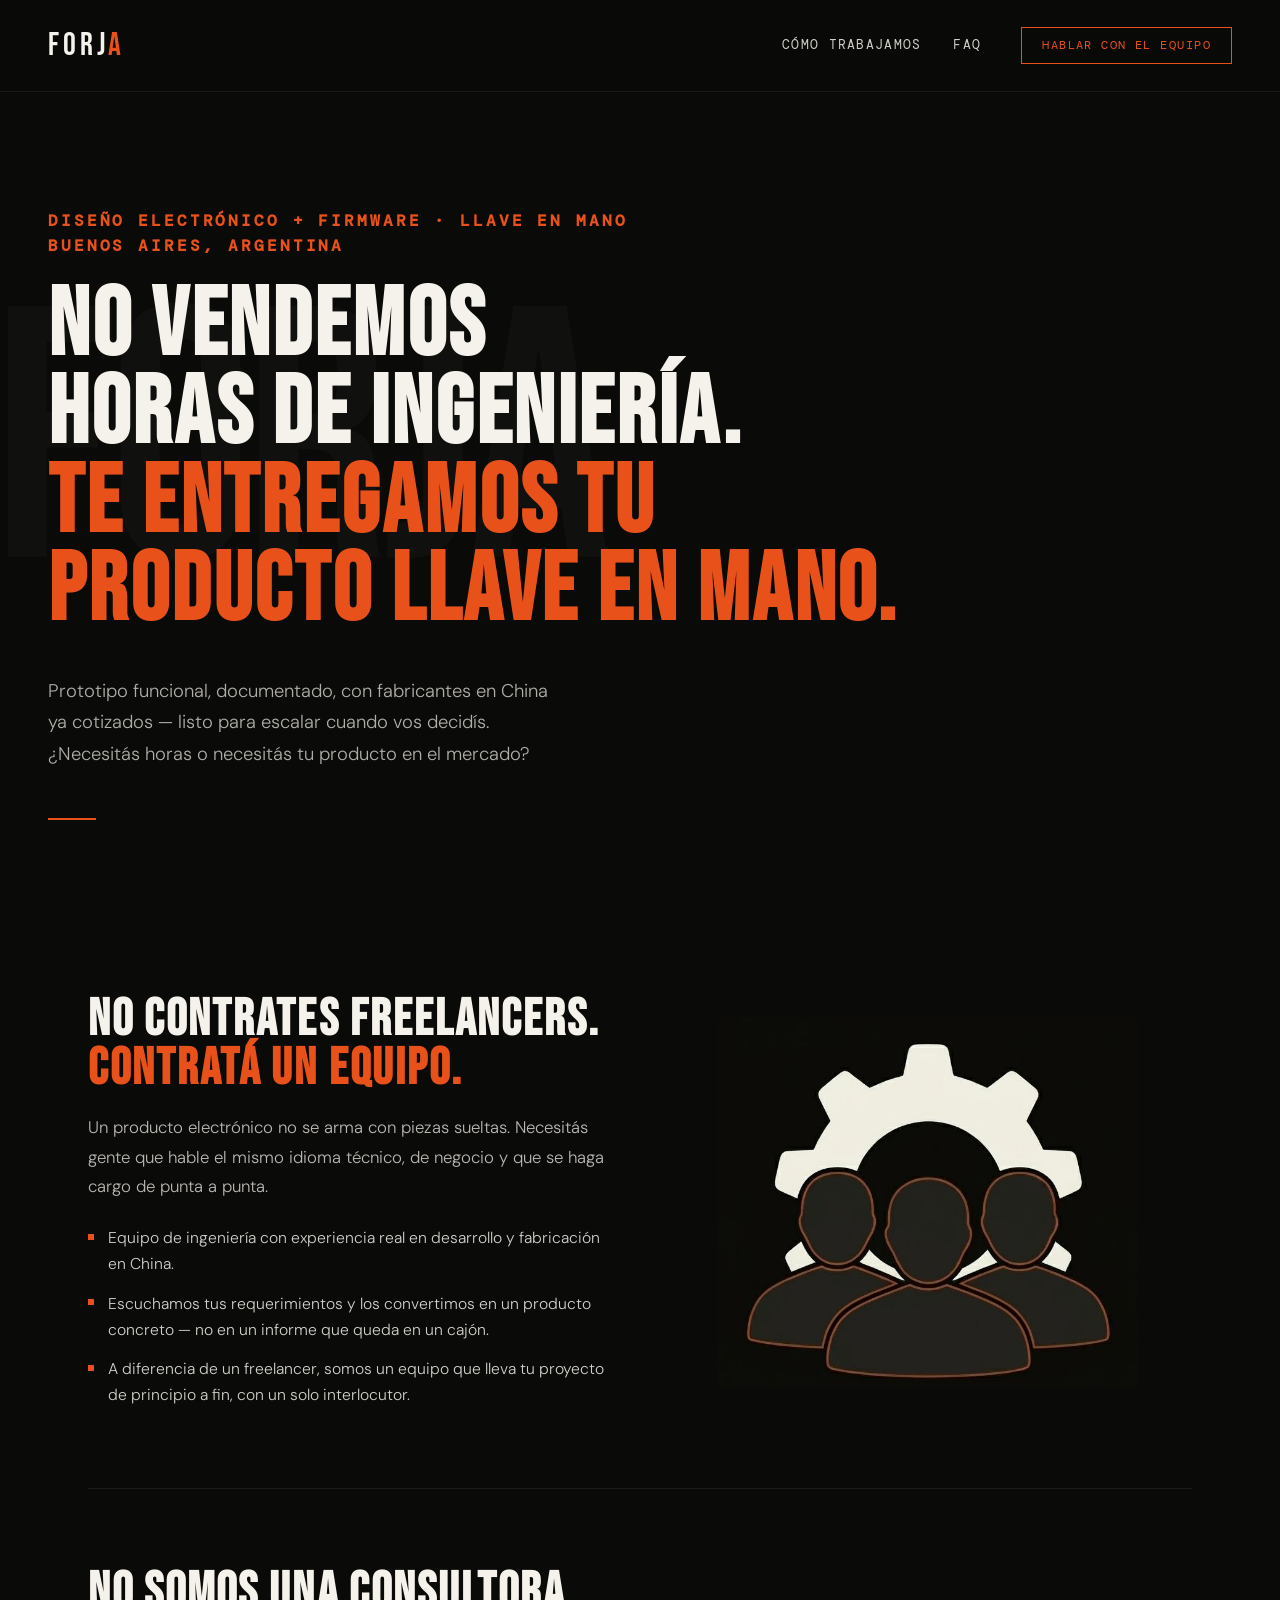
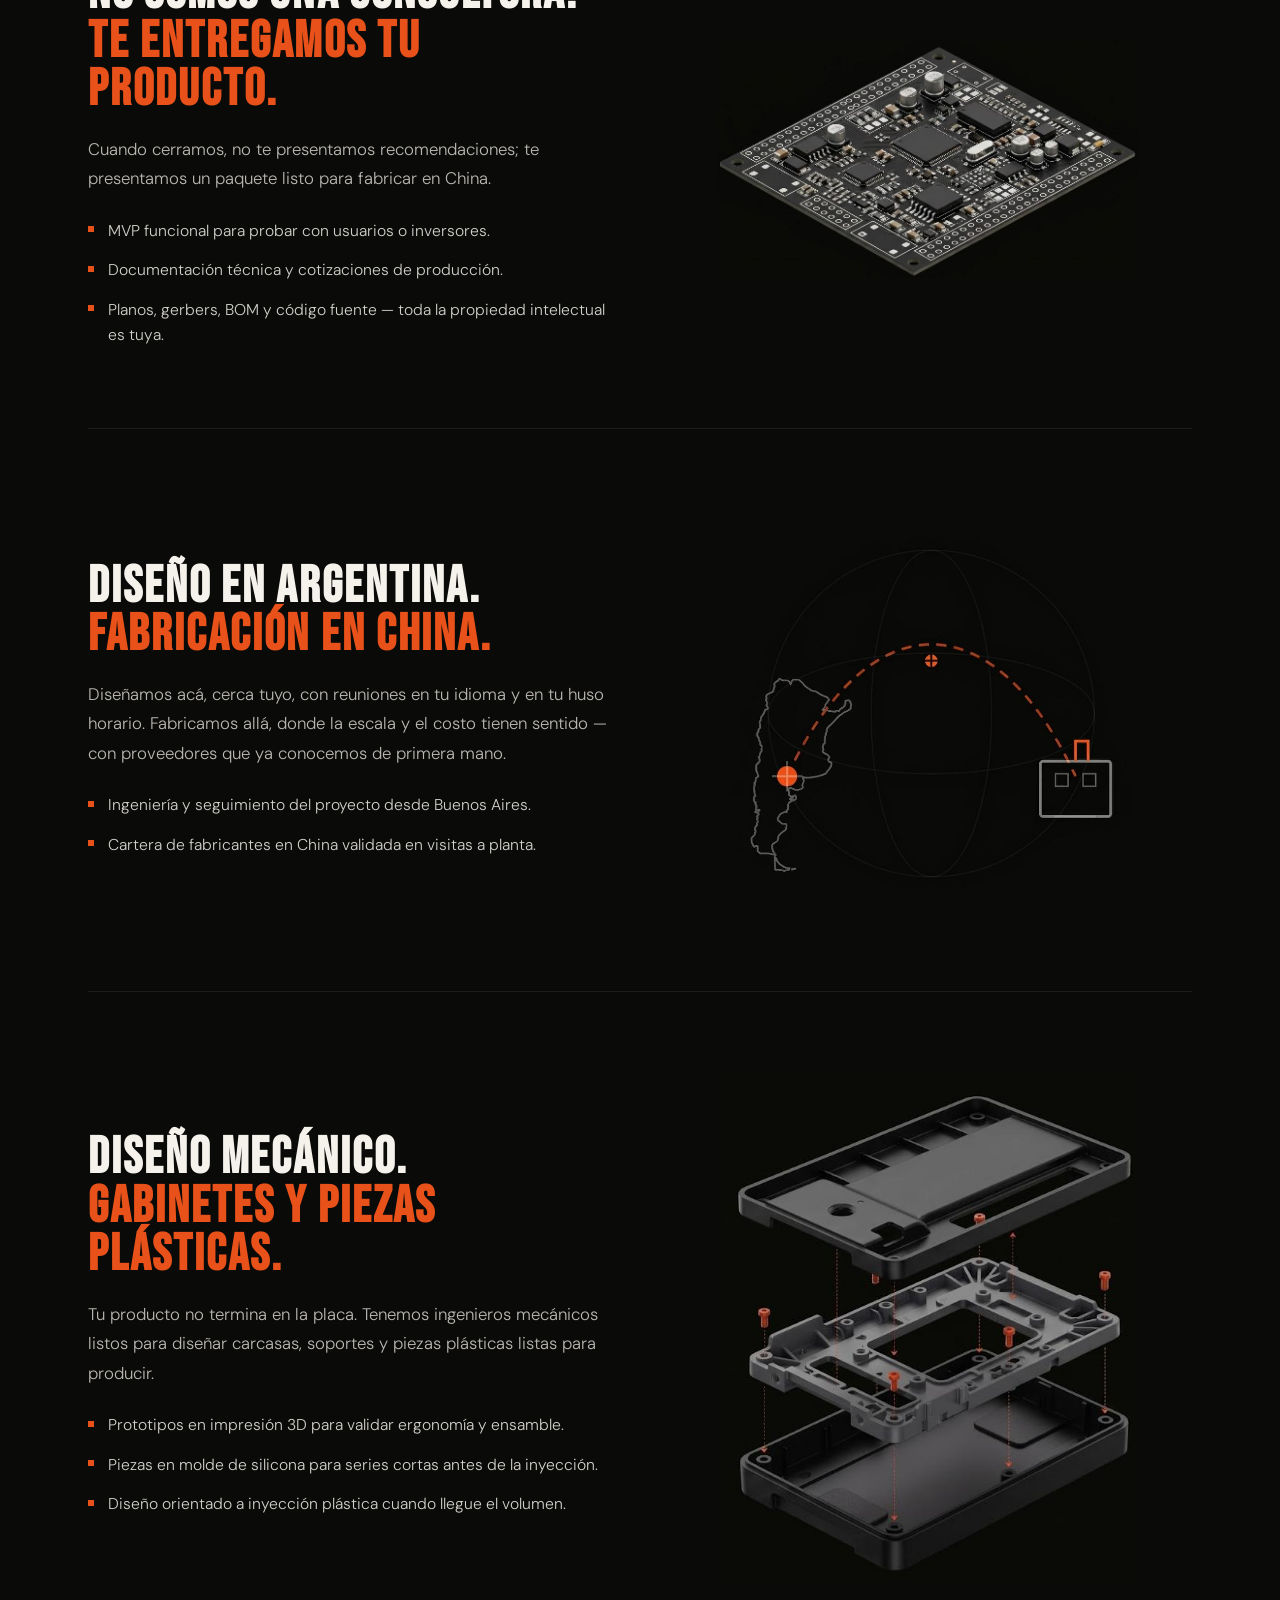
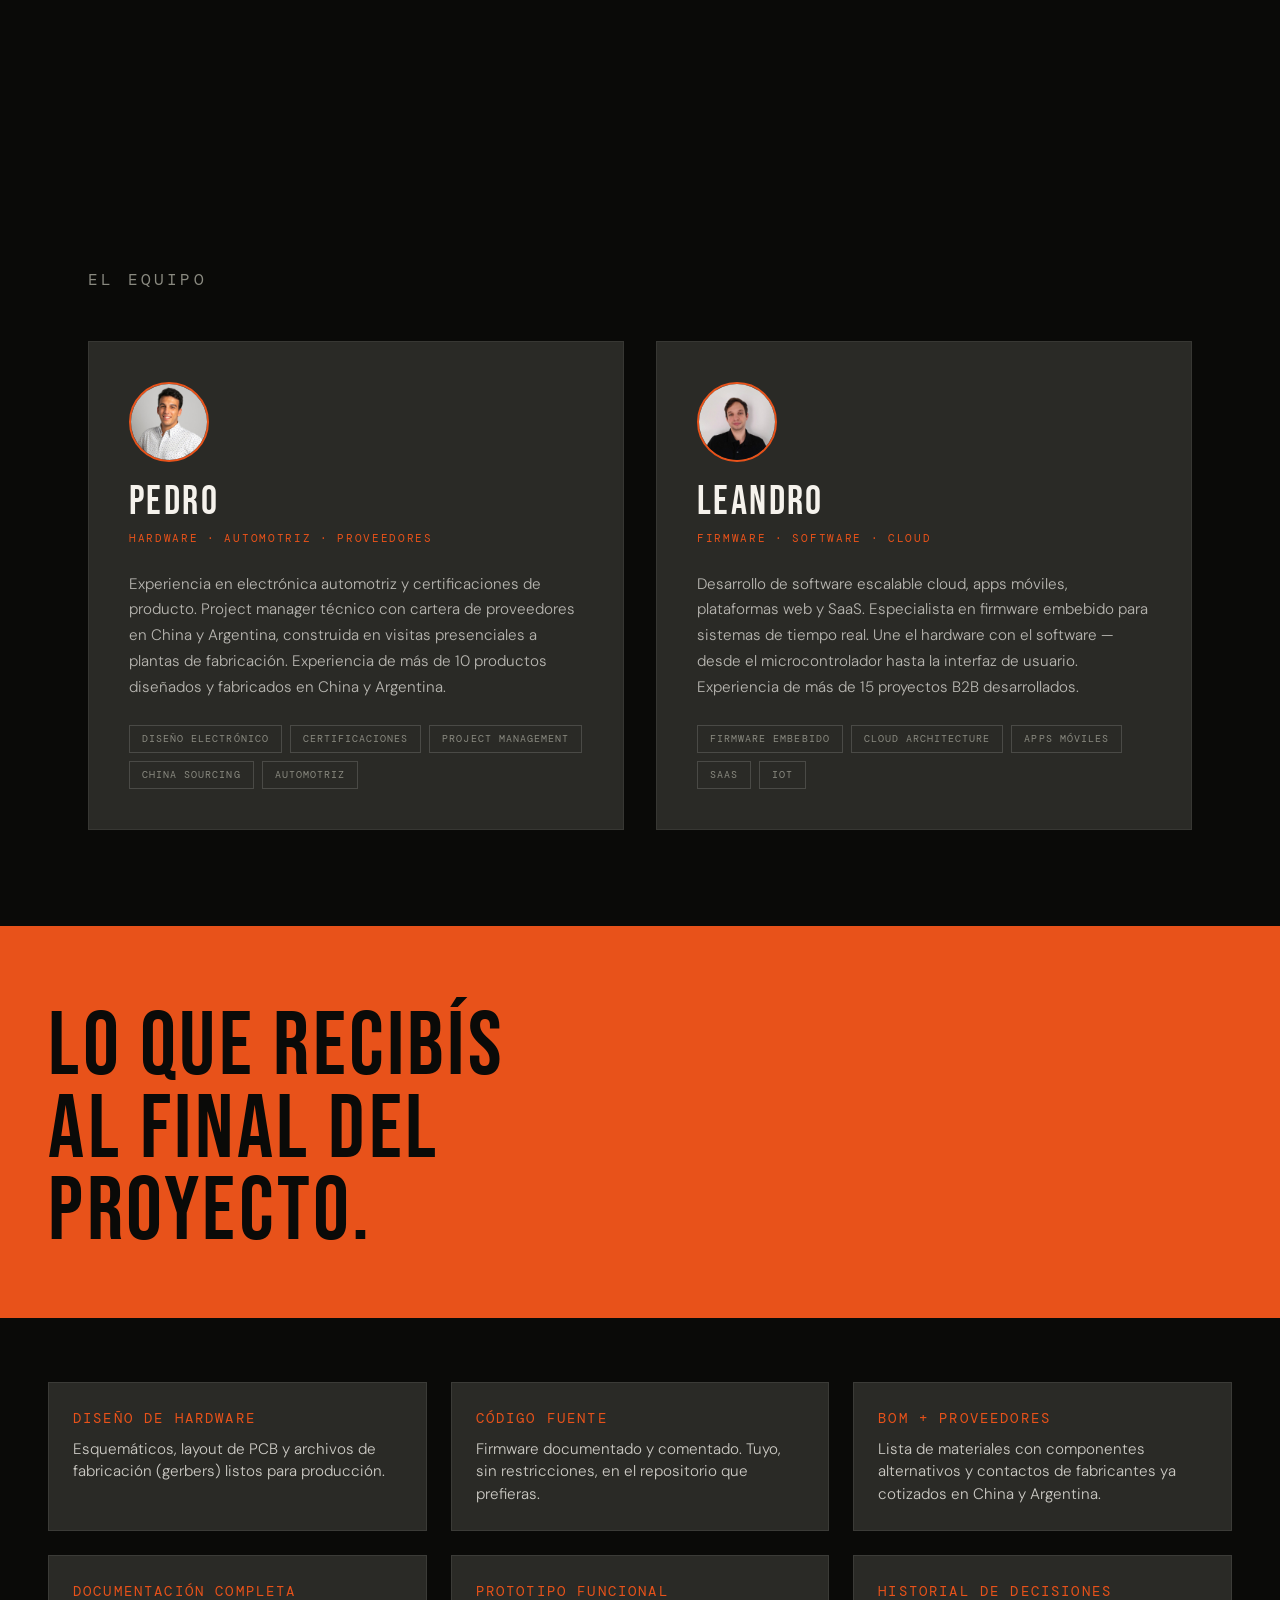
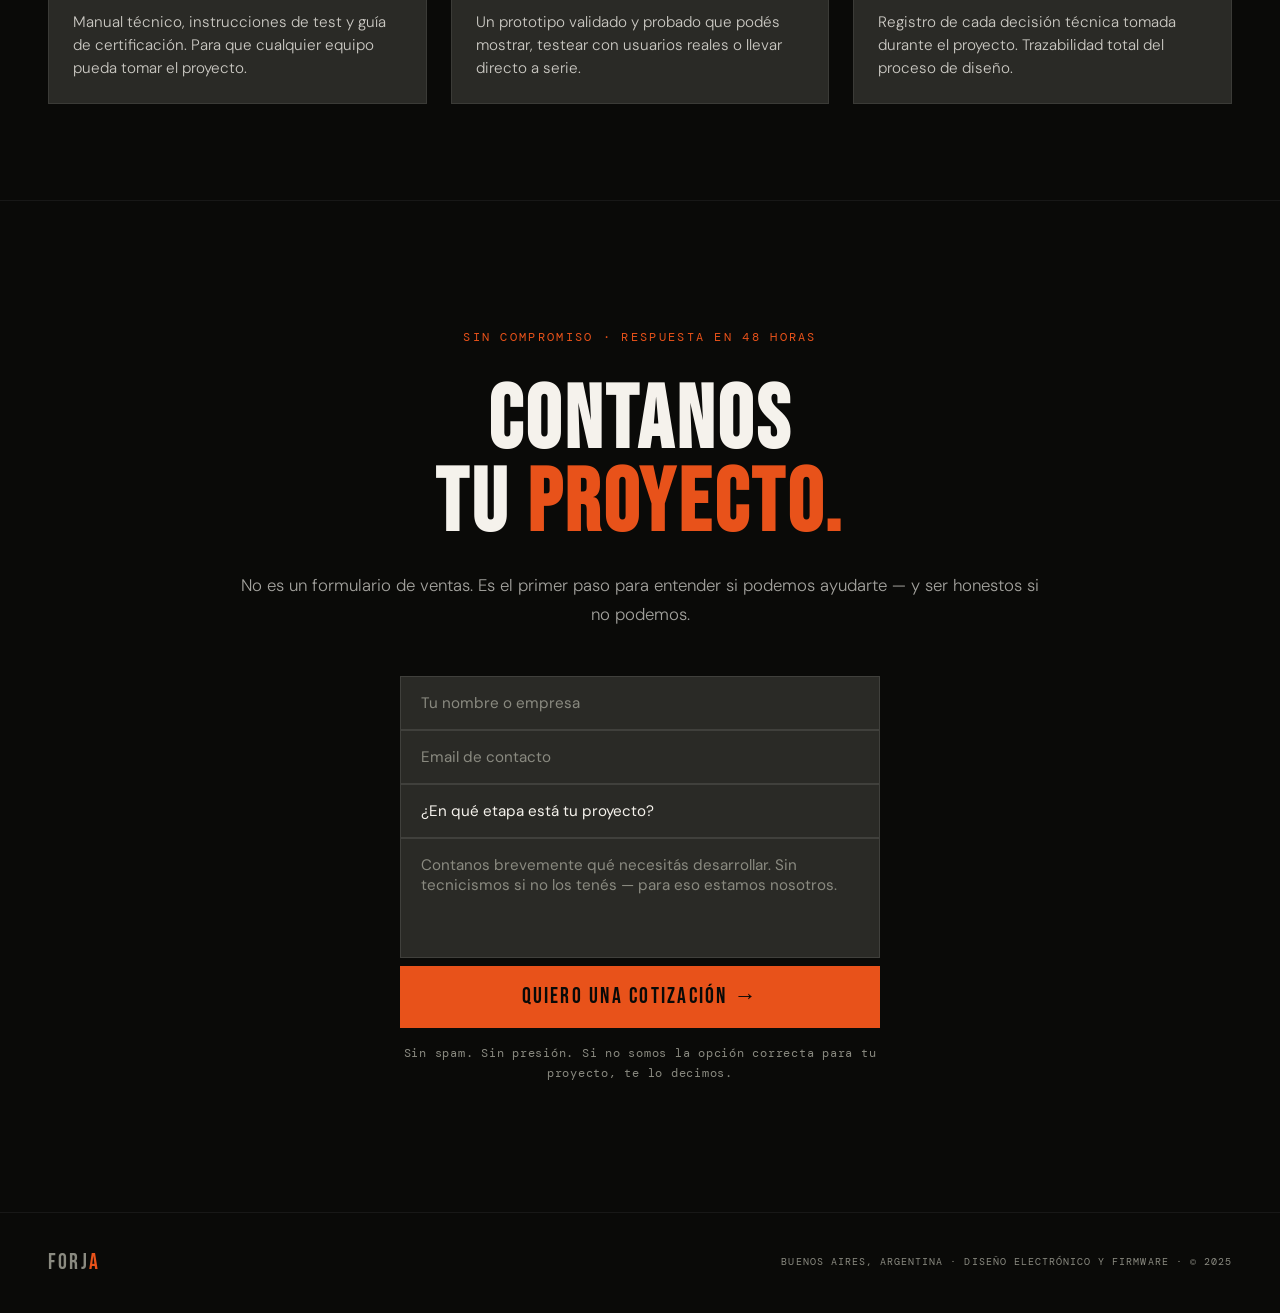
<file: index.html>
<!DOCTYPE html>
<html lang="es">
<head>
<!-- Google tag (gtag.js) -->
<script async src="https://www.googletagmanager.com/gtag/js?id=AW-18182115416"></script>
<script>
  window.dataLayer = window.dataLayer || [];
  function gtag(){dataLayer.push(arguments);}
  gtag('js', new Date());

  gtag('config', 'AW-18182115416');
</script>
<!-- Event snippet for Solicitud de presupuesto conversion page
In your html page, add the snippet and call gtag_report_conversion when someone clicks on the chosen link or button. -->
<script>
function gtag_report_conversion(url) {
  var callback = function () {
    if (typeof(url) != 'undefined') {
      window.location = url;
    }
  };
  gtag('event', 'conversion', {
      'send_to': 'AW-18182115416/fa-uCOjPzcIcENig9N1D',
      'event_callback': callback
  });
  return false;
}
</script>
<meta charset="UTF-8">
<meta name="viewport" content="width=device-width, initial-scale=1.0">
<title>FORJA — Tu producto electrónico, listo para producción</title>
<link rel="preconnect" href="https://fonts.googleapis.com">
<link href="https://fonts.googleapis.com/css2?family=Bebas+Neue&family=DM+Sans:wght@300;400;500&family=DM+Mono:wght@400;500&display=swap" rel="stylesheet">
<style>
  *, *::before, *::after { box-sizing: border-box; margin: 0; padding: 0; }

  :root {
    --black: #0A0A08;
    --white: #F5F2EC;
    --orange: #E8521A;
    --orange-dim: #C44010;
    --gray: #2A2A26;
    --gray-light: #3E3E38;
    --muted: #8A8A80;
    --font-display: 'Bebas Neue', sans-serif;
    --font-body: 'DM Sans', sans-serif;
    --font-mono: 'DM Mono', monospace;
  }

  html { scroll-behavior: smooth; }

  body {
    background: var(--black);
    color: var(--white);
    font-family: var(--font-body);
    font-size: 16px;
    line-height: 1.6;
    overflow-x: hidden;
  }

  /* Limitar ancho máximo del contenido en pantallas muy anchas */
  .hero, .how-section, .deliver-section, .deliver-grid-section, .hooks-section {
    max-width: 100%;
  }

  .hero-content-wrap {
    max-width: 1400px;
    margin: 0 auto;
    width: 100%;
  }

  /* NAV */
  nav {
    position: fixed;
    top: 0; left: 0; right: 0;
    z-index: 100;
    display: flex;
    align-items: center;
    gap: 1.5rem;
    padding: 1.25rem 3rem;
    background: rgba(10,10,8,0.85);
    backdrop-filter: blur(12px);
    border-bottom: 1px solid rgba(255,255,255,0.06);
  }

  .nav-right {
    display: flex;
    align-items: center;
    gap: 2.5rem;
    margin-left: auto;
  }

  .nav-logo {
    font-family: var(--font-display);
    font-size: 2rem;
    letter-spacing: 0.12em;
    color: var(--white);
    text-decoration: none;
    flex-shrink: 0;
  }

  .nav-logo span { color: var(--orange); }

  .nav-links {
    display: flex;
    align-items: center;
    gap: 2rem;
  }

  .nav-link {
    font-family: var(--font-mono);
    font-size: 0.8rem;
    letter-spacing: 0.1em;
    text-transform: uppercase;
    color: rgba(245,242,236,0.85);
    text-decoration: none;
    transition: color 0.2s;
    white-space: nowrap;
  }

  .nav-link:hover { color: var(--orange); }

  .nav-cta {
    font-family: var(--font-mono);
    font-size: 0.75rem;
    letter-spacing: 0.12em;
    text-transform: uppercase;
    color: var(--orange);
    border: 1px solid var(--orange);
    padding: 0.5rem 1.25rem;
    text-decoration: none;
    transition: background 0.2s, color 0.2s;
    flex-shrink: 0;
  }

  .nav-cta:hover { background: var(--orange); color: var(--black); }

  /* HERO */
  .hero {
    min-height: 100vh;
    display: flex;
    flex-direction: column;
    justify-content: flex-end;
    padding: 0 3rem 5rem;
    padding-top: max(5rem, 80px);
    position: relative;
    overflow: hidden;
  }

  .hero-bg-text {
    position: absolute;
    top: 50%;
    left: -0.02em;
    transform: translateY(-50%);
    font-family: var(--font-display);
    font-size: clamp(14rem, 28vw, 28rem);
    color: rgba(255,255,255,0.025);
    pointer-events: none;
    letter-spacing: -0.02em;
    line-height: 1;
    user-select: none;
  }

  .hero-tag {
    font-family: var(--font-mono);
    font-size: 1rem;
    letter-spacing: 0.18em;
    text-transform: uppercase;
    color: var(--orange);
    margin-bottom: 1.5rem;
    opacity: 0;
    animation: fadeUp 0.6s 0.2s forwards;
  }

  .hero-headline {
    font-family: var(--font-display);
    font-size: clamp(3.1rem, 9vw, 6rem);
    line-height: 0.92;
    letter-spacing: 0.03em;
    max-width: 900px;
    opacity: 0;
    animation: fadeUp 0.7s 0.4s forwards;
  }

  .hero-headline em {
    font-style: normal;
    color: var(--orange);
  }

  .hero-sub {
    margin-top: 2.5rem;
    font-size: 1.15rem;
    font-weight: 300;
    color: rgba(245,242,236,0.7);
    max-width: 520px;
    line-height: 1.7;
    opacity: 0;
    animation: fadeUp 0.7s 0.6s forwards;
  }

  .hero-divider {
    margin-top: 3rem;
    width: 48px;
    height: 2px;
    background: var(--orange);
    opacity: 0;
    animation: fadeUp 0.5s 0.8s forwards;
  }

  /* HOOKS / ADS */
  .hooks-section {
    background: var(--gray);
    padding: 5rem 3rem;
    border-top: 1px solid rgba(255,255,255,0.06);
  }

  .section-label {
    font-family: var(--font-mono);
    font-size: 1rem;
    letter-spacing: 0.2em;
    text-transform: uppercase;
    color: var(--muted);
    margin-bottom: 3rem;
  }

  .hooks-grid {
    display: grid;
    grid-template-columns: repeat(auto-fit, minmax(280px, 1fr));
    gap: 1.5rem;
  }

  .hook-card {
    background: var(--black);
    border: 1px solid rgba(255,255,255,0.08);
    padding: 2rem;
    position: relative;
    overflow: hidden;
    transition: border-color 0.2s;
  }

  .hook-card::before {
    content: '';
    position: absolute;
    top: 0; left: 0;
    width: 3px;
    height: 100%;
    background: var(--orange);
  }

  .hook-card:hover { border-color: rgba(232,82,26,0.4); }

  .hook-format {
    font-family: var(--font-mono);
    font-size: 0.65rem;
    letter-spacing: 0.15em;
    text-transform: uppercase;
    color: var(--orange);
    margin-bottom: 1rem;
  }

  .hook-text {
    font-size: 1.05rem;
    font-weight: 400;
    line-height: 1.55;
    color: var(--white);
  }

  .hook-text strong {
    color: var(--orange);
    font-weight: 500;
  }

  /* LANDING */
  .landing-section {
    padding: 6rem 3rem;
    max-width: 1200px;
    margin: 0 auto;
  }

  .landing-intro {
    display: grid;
    grid-template-columns: 1fr 1fr;
    gap: 5rem;
    align-items: start;
    margin-bottom: 6rem;
  }

  .landing-intro-headline {
    font-family: var(--font-display);
    font-size: clamp(2.5rem, 5vw, 4rem);
    line-height: 0.95;
    letter-spacing: 0.04em;
  }

  .landing-intro-headline em {
    font-style: normal;
    color: var(--orange);
  }

  .landing-intro-body {
    padding-top: 0.5rem;
    color: rgba(245,242,236,0.75);
    font-size: 1.05rem;
    font-weight: 300;
    line-height: 1.75;
  }

  /* VALUE PROPOSITIONS */
  .value-section {
    max-width: 1200px;
  }

  .value-blocks {
    display: flex;
    flex-direction: column;
    gap: 5rem;
    margin-bottom: 6rem;
  }

  .value-block {
    display: grid;
    grid-template-columns: 1fr 1fr;
    gap: 3rem;
    align-items: center;
    padding-bottom: 5rem;
    border-bottom: 1px solid rgba(255,255,255,0.08);
  }

  .value-block:last-child {
    border-bottom: none;
    padding-bottom: 0;
  }

  .value-block--solo {
    grid-template-columns: 1fr;
    max-width: 720px;
  }

  .value-block-num {
    font-family: var(--font-mono);
    font-size: 1.2rem;
    letter-spacing: 0.2em;
    text-transform: uppercase;
    color: var(--orange);
    margin-bottom: 1rem;
  }

  .value-block-title {
    font-family: var(--font-display);
    font-size: clamp(2rem, 4vw, 3.2rem);
    line-height: 0.95;
    letter-spacing: 0.04em;
    margin-bottom: 1.25rem;
  }

  .value-block-title em {
    font-style: normal;
    color: var(--orange);
  }

  .value-block-lead {
    font-size: 1.05rem;
    font-weight: 300;
    color: rgba(245,242,236,0.75);
    line-height: 1.75;
    margin-bottom: 1.5rem;
  }

  .value-block-list {
    list-style: none;
    display: flex;
    flex-direction: column;
    gap: 0.85rem;
  }

  .value-block-list li {
    font-size: 0.98rem;
    font-weight: 300;
    color: rgba(245,242,236,0.85);
    line-height: 1.65;
    padding-left: 1.25rem;
    position: relative;
  }

  .value-block-list li::before {
    content: '';
    position: absolute;
    left: 0;
    top: 0.55em;
    width: 6px;
    height: 6px;
    background: var(--orange);
  }

  .value-block-visual {
    display: flex;
    align-items: center;
    justify-content: center;
  }

  .value-block-visual img {
    width: 100%;
    max-width: 420px;
    height: auto;
    display: block;
  }

  .value-block--mechanical {
    padding-top: 1rem;
    border-bottom: none;
  }

  .value-block--mechanical .value-block-title {
    font-size: clamp(1.6rem, 3vw, 2.2rem);
  }

  .value-block-note {
    font-family: var(--font-mono);
    font-size: 0.68rem;
    letter-spacing: 0.12em;
    text-transform: uppercase;
    color: var(--muted);
    margin-top: 1.25rem;
  }

  /* OBJECTIONS */
  .objections-title {
    font-family: var(--font-display);
    font-size: clamp(2rem, 4vw, 3rem);
    letter-spacing: 0.05em;
    margin-bottom: 0.5rem;
    color: var(--muted);
  }

  .objections-title span { color: var(--white); }

  .objections-subtitle {
    font-size: 1rem;
    color: var(--muted);
    margin-bottom: 3rem;
    font-weight: 300;
  }

  .objection-item {
    border-top: 1px solid rgba(255,255,255,0.08);
    padding: 2.5rem 0;
    display: grid;
    grid-template-columns: 1fr 1fr;
    gap: 3rem;
    align-items: start;
  }

  .objection-item:last-child { border-bottom: 1px solid rgba(255,255,255,0.08); }

  .objection-q {
    font-family: var(--font-display);
    font-size: 1.6rem;
    letter-spacing: 0.04em;
    line-height: 1.1;
    color: rgba(245,242,236,0.4);
  }
  .objections-title {
  font-family: var(--font-display); /* Usa Bebas Neue */
  font-size: clamp(2.5rem, 6vw, 4.5rem); /* Se agranda masivamente según la pantalla */
  line-height: 0.95;
  text-transform: uppercase;
  color: var(--white);
  margin-top: 6rem; /* Le da espacio respecto al texto anterior */
  margin-bottom: 0.5rem;
  letter-spacing: -0.5px;
}

.objections-subtitle {
  font-family: var(--font-mono); /* Estilo código/comentario */
  color: var(--orange);
  font-size: 1rem;
  text-transform: uppercase;
  letter-spacing: 1px;
  margin-bottom: 3rem; /* Espacio antes de que empiecen las preguntas */
}

  .objection-a {
    font-size: 1rem;
    font-weight: 300;
    line-height: 1.75;
    color: rgba(245,242,236,0.85);
  }

  .objection-a strong {
    color: var(--white);
    font-weight: 500;
  }

  /* HOW IT WORKS */
  .how-section {
    background: var(--gray);
    padding: 6rem 3rem;
    border-top: 1px solid rgba(255,255,255,0.06);
  }

  .how-inner {
    max-width: 1200px;
    margin: 0 auto;
  }

  .how-steps {
    display: grid;
    grid-template-columns: repeat(auto-fit, minmax(200px, 1fr));
    gap: 0;
    margin-top: 3rem;
  }

  .how-step {
    padding: 2rem;
    border-left: 1px solid rgba(255,255,255,0.08);
    position: relative;
  }

  .how-step:first-child { border-left: none; padding-left: 0; }

  .step-num {
    font-family: var(--font-display);
    font-size: 3.5rem;
    color: rgba(255,255,255,0.08);
    line-height: 1;
    margin-bottom: 0.75rem;
  }

  .step-title {
    font-family: var(--font-mono);
    font-size: 0.78rem;
    letter-spacing: 0.12em;
    text-transform: uppercase;
    color: var(--orange);
    margin-bottom: 0.75rem;
  }

  .step-desc {
    font-size: 0.92rem;
    font-weight: 300;
    color: rgba(245,242,236,0.65);
    line-height: 1.65;
  }

  /* TEAM */
  .team-section {
    padding: 6rem 3rem;
    max-width: 1200px;
    margin: 0 auto;
  }

  .team-grid {
    display: grid;
    grid-template-columns: 1fr 1fr;
    gap: 2rem;
    margin-top: 3rem;
  }

  .team-card {
    background: var(--gray);
    border: 1px solid rgba(255,255,255,0.06);
    padding: 2.5rem;
    position: relative;
  }

  .team-name {
    font-family: var(--font-display);
    font-size: 2.5rem;
    letter-spacing: 0.06em;
    line-height: 1;
    margin-bottom: 0.5rem;
  }

  .team-role {
    font-family: var(--font-mono);
    font-size: 0.7rem;
    letter-spacing: 0.15em;
    text-transform: uppercase;
    color: var(--orange);
    margin-bottom: 1.5rem;
  }

  .team-bio {
    font-size: 0.95rem;
    font-weight: 300;
    color: rgba(245,242,236,0.7);
    line-height: 1.7;
  }

  .team-tags {
    display: flex;
    flex-wrap: wrap;
    gap: 0.5rem;
    margin-top: 1.5rem;
  }

  .tag {
    font-family: var(--font-mono);
    font-size: 0.65rem;
    letter-spacing: 0.1em;
    text-transform: uppercase;
    border: 1px solid rgba(255,255,255,0.15);
    padding: 0.3rem 0.75rem;
    color: var(--muted);
  }

  /* DELIVERABLES */
  .deliver-section {
    background: var(--orange);
    padding: 5rem 3rem 4rem;
  }

  .deliver-grid-section {
    background: var(--black);
    padding: 4rem 3rem 6rem;
    border-bottom: 1px solid rgba(255,255,255,0.06);
  }

  .deliver-inner {
    max-width: 1200px;
    margin: 0 auto;
  }

  .deliver-headline {
    font-family: var(--font-display);
    font-size: clamp(3rem, 7vw, 6rem);
    line-height: 0.92;
    letter-spacing: 0.04em;
    color: var(--black);
  }

  .deliver-list {
    display: grid;
    grid-template-columns: repeat(3, 1fr);
    gap: 1.5rem;
  }

  .deliver-item {
    background: var(--gray);
    padding: 1.5rem;
    border: 1px solid rgba(255,255,255,0.08);
  }

  .deliver-item-title {
    font-family: var(--font-mono);
    font-size: 0.9rem;
    letter-spacing: 0.15em;
    text-transform: uppercase;
    color: var(--orange);
    margin-bottom: 0.5rem;
  }

  .deliver-item-text {
    font-size: 0.95rem;
    font-weight: 300;
    color: rgba(245,242,236,0.8);
    line-height: 1.5;
  }

  /* CTA */
  .cta-section {
    padding: 8rem 3rem;
    max-width: 900px;
    margin: 0 auto;
    text-align: center;
  }

  .cta-eyebrow {
    font-family: var(--font-mono);
    font-size: 0.72rem;
    letter-spacing: 0.2em;
    text-transform: uppercase;
    color: var(--orange);
    margin-bottom: 2rem;
  }

  .cta-headline {
    font-family: var(--font-display);
    font-size: clamp(3rem, 7vw, 5.5rem);
    line-height: 0.95;
    letter-spacing: 0.04em;
    margin-bottom: 1.5rem;
  }

  .cta-headline em {
    font-style: normal;
    color: var(--orange);
  }

  .cta-sub {
    font-size: 1.05rem;
    font-weight: 300;
    color: rgba(245,242,236,0.65);
    margin-bottom: 3rem;
    line-height: 1.7;
  }

  .cta-form {
    display: flex;
    flex-direction: column;
    gap: 1rem;
    max-width: 480px;
    margin: 0 auto;
  }

  .cta-form input,
  .cta-form select,
  .cta-form textarea {
    background: var(--gray);
    border: 1px solid rgba(255,255,255,0.1);
    color: var(--white);
    padding: 1rem 1.25rem;
    font-family: var(--font-body);
    font-size: 0.95rem;
    width: 100%;
    outline: none;
    transition: border-color 0.2s;
    -webkit-appearance: none;
  }

  .cta-form input::placeholder,
  .cta-form textarea::placeholder { color: var(--muted); }

  .cta-form input:focus,
  .cta-form select:focus,
  .cta-form textarea:focus { border-color: var(--orange); }

  .cta-form select option { background: var(--gray); }

  .cta-form textarea { height: 120px; resize: none; }

  .cta-btn {
    background: var(--orange);
    color: var(--black);
    border: none;
    padding: 1.1rem 2rem;
    font-family: var(--font-display);
    font-size: 1.4rem;
    letter-spacing: 0.1em;
    cursor: pointer;
    width: 100%;
    transition: background 0.2s;
  }

  .cta-btn:hover { background: var(--orange-dim); }

  .cta-disclaimer {
    margin-top: 1rem;
    font-size: 0.78rem;
    color: var(--muted);
    font-family: var(--font-mono);
    letter-spacing: 0.06em;
  }

  /* FOOTER */
  footer {
    border-top: 1px solid rgba(255,255,255,0.06);
    padding: 2rem 3rem;
    display: flex;
    justify-content: space-between;
    align-items: center;
  }

  .footer-logo {
    font-family: var(--font-display);
    font-size: 1.4rem;
    letter-spacing: 0.1em;
    color: var(--muted);
  }

  .footer-logo span { color: var(--orange); }

  .footer-text {
    font-family: var(--font-mono);
    font-size: 0.65rem;
    letter-spacing: 0.1em;
    text-transform: uppercase;
    color: var(--muted);
  }


  /* TEAM PHOTOS */
  .team-photo-wrap {
    width: 80px;
    height: 80px;
    border-radius: 50%;
    overflow: hidden;
    margin-bottom: 1.25rem;
    border: 2px solid var(--orange);
  }

  .team-photo {
    width: 100%;
    height: 100%;
    object-fit: cover;
    object-position: center top;
  }

  /* OBJECTIONS subtitle fix */
  .objections-subtitle {
    font-size: 1rem;
    color: var(--muted);
    margin-bottom: 2.5rem;
    font-weight: 300;
  }

  @keyframes fadeUp {
    from { opacity: 0; transform: translateY(24px); }
    to { opacity: 1; transform: translateY(0); }
  }

  @media (max-width: 768px) {
    nav { padding: 1rem 1.25rem; gap: 0.75rem; }
    .nav-right { gap: 1.25rem; }
    .nav-links { gap: 1.25rem; }
    .nav-link { font-size: 0.68rem; }
    .nav-cta { font-size: 0.65rem; padding: 0.45rem 0.85rem; }
    /* Hero mobile: padding-top cubre el nav fijo (~64px) */
    .hero {
      padding: 0 1.25rem 3.5rem;
      padding-top: 80px;
    }
    .hero-tag { font-size: 0.65rem; letter-spacing: 0.1em; }
    .hero-sub { font-size: 1rem; margin-top: 1.5rem; }
    .hooks-section, .landing-section, .team-section, .deliver-section, .cta-section { padding: 3.5rem 1.25rem; }
    .how-section { padding: 3.5rem 1.25rem; }
    .how-steps { grid-template-columns: 1fr 1fr; }
    .how-step { padding: 1.25rem; }
    .how-step:first-child { padding-left: 1.25rem; border-left: none; }
    .landing-intro { grid-template-columns: 1fr; gap: 2rem; }
    .value-block { grid-template-columns: 1fr; gap: 2rem; padding-bottom: 3rem; }
    .value-block-visual { order: 1; }
    .value-block-visual img { max-width: 280px; margin: 0 auto; }
    .value-blocks { gap: 3rem; margin-bottom: 4rem; }
    .objection-item { grid-template-columns: 1fr; gap: 1rem; }
    .team-grid { grid-template-columns: 1fr; }
    /* GRILLA DELIVERABLES: 1 columna en mobile */
    .deliver-list { grid-template-columns: 1fr; }
    .deliver-grid-section { padding: 2.5rem 1.25rem 4rem; }
    .deliver-section { padding: 3rem 1.25rem 2.5rem; }
    footer { flex-direction: column; gap: 1rem; text-align: center; }
    .cta-section { padding: 4rem 1.25rem; }
  }

  @media (min-width: 769px) and (max-width: 1024px) {
    /* Tablet: grilla 2 columnas para deliverables */
    .deliver-list { grid-template-columns: repeat(2, 1fr); }
    .how-steps { grid-template-columns: repeat(2, 1fr); }
    .how-step:nth-child(3) { border-left: none; }
  }

  @media (min-width: 1600px) {
    /* Pantallas muy anchas: limitar padding lateral del hero y secciones */
    .hero { padding-left: calc((100vw - 1400px) / 2); padding-right: calc((100vw - 1400px) / 2); }
    .how-section > .how-inner,
    .deliver-inner { max-width: 1400px; }
  }
</style>
</head>
<body>

<!-- NAV -->
<nav>
  <a href="index.html" class="nav-logo">FORJ<span>A</span></a>
  <div class="nav-right">
    <div class="nav-links">
      <a href="como-trabajamos.html" class="nav-link">Cómo trabajamos</a>
      <a href="faq.html" class="nav-link">FAQ</a>
    </div>
    <a href="#contacto" class="nav-cta">Hablar con el equipo</a>
  </div>
</nav>

<!-- HERO -->
<section class="hero">
  <div style="flex: 1; min-height: 80px;"></div>
  <div class="hero-bg-text">FORJA</div>
  <div class="hero-content-wrap">
    <h1 class="hero-tag">Diseño electrónico + Firmware · Llave en mano<br>Buenos Aires, Argentina</h1>
    <h1 class="hero-headline">
      No vendemos<br>horas de ingeniería.<br><em>Te entregamos tu producto llave en mano.</em>
    </h1>
    <p class="hero-sub">
      Prototipo funcional, documentado, con fabricantes en China ya cotizados — listo para escalar cuando vos decidís. ¿Necesitás horas o necesitás tu producto en el mercado?
    </p>
    <div class="hero-divider"></div>
  </div>
</section>


<!-- LANDING — VALUE PROPS -->
<section class="landing-section value-section">
  <div class="value-blocks">

    <article class="value-block">
      <div>
        <h2 class="value-block-title">No contrates freelancers.<br><em>Contratá un equipo.</em></h2>
        <p class="value-block-lead">Un producto electrónico no se arma con piezas sueltas. Necesitás gente que hable el mismo idioma técnico, de negocio y que se haga cargo de punta a punta.</p>
        <ul class="value-block-list">
          <li>Equipo de ingeniería con experiencia real en desarrollo y fabricación en China.</li>
          <li>Escuchamos tus requerimientos y los convertimos en un producto concreto — no en un informe que queda en un cajón.</li>
          <li>A diferencia de un freelancer, somos un equipo que lleva tu proyecto de principio a fin, con un solo interlocutor.</li>
        </ul>
      </div>
      <div class="value-block-visual" aria-hidden="true">
        <img src="assets/team.jpg" alt="" width="420" height="420" loading="lazy" />
      </div>
    </article>

    <article class="value-block">
      <div>
        <h2 class="value-block-title">No somos una consultora.<br><em>Te entregamos tu producto.</em></h2>
        <p class="value-block-lead">Cuando cerramos, no te presentamos recomendaciones; te presentamos un paquete listo para fabricar en China.</p>
        <ul class="value-block-list">
          <li>MVP funcional para probar con usuarios o inversores.</li>
          <li>Documentación técnica y cotizaciones de producción.</li>
          <li>Planos, gerbers, BOM y código fuente — toda la propiedad intelectual es tuya.</li>
        </ul>
      </div>
      <div class="value-block-visual" aria-hidden="true">
        <img src="assets/pcb.png" alt="Vista explotada de un PCB con capas y trazas" width="420" height="420" loading="lazy" />
      </div>
    </article>

    <article class="value-block">
      <div>
        <h2 class="value-block-title">Diseño en Argentina.<br><em>Fabricación en China.</em></h2>
        <p class="value-block-lead">Diseñamos acá, cerca tuyo, con reuniones en tu idioma y en tu huso horario. Fabricamos allá, donde la escala y el costo tienen sentido — con proveedores que ya conocemos de primera mano.</p>
        <ul class="value-block-list">
          <li>Ingeniería y seguimiento del proyecto desde Buenos Aires.</li>
          <li>Cartera de fabricantes en China validada en visitas a planta.</li>
        </ul>
      </div>
      <div class="value-block-visual" aria-hidden="true">
        <img src="assets/argentina-china.jpg" alt="" width="420" height="420" loading="lazy" />
      </div>
    </article>

    <article class="value-block">
      <div>
        <h2 class="value-block-title">Diseño mecánico.<br><em>Gabinetes y piezas plásticas.</em></h2>
        <p class="value-block-lead">Tu producto no termina en la placa. Tenemos ingenieros mecánicos listos para diseñar carcasas, soportes y piezas plásticas listas para producir.</p>
        <ul class="value-block-list">
          <li>Prototipos en impresión 3D para validar ergonomía y ensamble.</li>
          <li>Piezas en molde de silicona para series cortas antes de la inyección.</li>
          <li>Diseño orientado a inyección plástica cuando llegue el volumen.</li>
        </ul>
      </div>
      <div class="value-block-visual" aria-hidden="true">
        <img src="assets/housing.png" alt="Vista explotada de un gabinete plástico con tornillería" width="420" height="420" loading="lazy" />
      </div>
    </article>

  </div>
</section>

<!-- TEAM -->
<section class="team-section">
  <p class="section-label">El equipo</p>
  <div class="team-grid">
    <div class="team-card">
      <div class="team-photo-wrap">
        <img src="[data-uri]" alt="Pedro" class="team-photo" />
      </div>
      <div class="team-name">PEDRO</div>
      <div class="team-role">Hardware · Automotriz · Proveedores</div>
      <div class="team-bio">Experiencia en electrónica automotriz y certificaciones de producto. Project manager técnico con cartera de proveedores en China y Argentina, construida en visitas presenciales a plantas de fabricación. Experiencia de más de 10 productos diseñados y fabricados en China y Argentina.</div>
      <div class="team-tags">
        <span class="tag">Diseño electrónico</span>
        <span class="tag">Certificaciones</span>
        <span class="tag">Project management</span>
        <span class="tag">China sourcing</span>
        <span class="tag">Automotriz</span>
      </div>
    </div>
    <div class="team-card">
      <div class="team-photo-wrap">
        <img src="[data-uri]" alt="Leandro" class="team-photo" />
      </div>
      <div class="team-name">LEANDRO</div>
      <div class="team-role">Firmware · Software · Cloud</div>
      <div class="team-bio">Desarrollo de software escalable cloud, apps móviles, plataformas web y SaaS. Especialista en firmware embebido para sistemas de tiempo real. Une el hardware con el software — desde el microcontrolador hasta la interfaz de usuario. Experiencia de más de 15 proyectos B2B desarrollados.</div>
      <div class="team-tags">
        <span class="tag">Firmware embebido</span>
        <span class="tag">Cloud architecture</span>
        <span class="tag">Apps móviles</span>
        <span class="tag">SaaS</span>
        <span class="tag">IoT</span>
      </div>
    </div>
  </div>
</section>

<!-- DELIVERABLES -->
<section class="deliver-section">
  <div class="deliver-inner">
    <div class="deliver-headline">Lo que recibís<br>al final del<br>proyecto.</div>
  </div>
</section>
<section class="deliver-grid-section">
  <div class="deliver-inner">
    <div class="deliver-list">
      <div class="deliver-item">
        <div class="deliver-item-title">Diseño de hardware</div>
        <div class="deliver-item-text">Esquemáticos, layout de PCB y archivos de fabricación (gerbers) listos para producción.</div>
      </div>
      <div class="deliver-item">
        <div class="deliver-item-title">Código fuente</div>
        <div class="deliver-item-text">Firmware documentado y comentado. Tuyo, sin restricciones, en el repositorio que prefieras.</div>
      </div>
      <div class="deliver-item">
        <div class="deliver-item-title">BOM + proveedores</div>
        <div class="deliver-item-text">Lista de materiales con componentes alternativos y contactos de fabricantes ya cotizados en China y Argentina.</div>
      </div>
      <div class="deliver-item">
        <div class="deliver-item-title">Documentación completa</div>
        <div class="deliver-item-text">Manual técnico, instrucciones de test y guía de certificación. Para que cualquier equipo pueda tomar el proyecto.</div>
      </div>
      <div class="deliver-item">
        <div class="deliver-item-title">Prototipo funcional</div>
        <div class="deliver-item-text">Un prototipo validado y probado que podés mostrar, testear con usuarios reales o llevar directo a serie.</div>
      </div>
      <div class="deliver-item">
        <div class="deliver-item-title">Historial de decisiones</div>
        <div class="deliver-item-text">Registro de cada decisión técnica tomada durante el proyecto. Trazabilidad total del proceso de diseño.</div>
      </div>
    </div>
  </div>
</section>

<!-- CTA -->
<section class="cta-section" id="contacto">
  <p class="cta-eyebrow">Sin compromiso · Respuesta en 48 horas</p>
  <h2 class="cta-headline">Contanos<br>tu <em>proyecto.</em></h2>
  <p class="cta-sub">
    No es un formulario de ventas. Es el primer paso para entender si podemos ayudarte — y ser honestos si no podemos.
  </p>

  <!-- ESTADO: formulario -->
  <div class="cta-form" id="form-wrap">
    <form id="cotizacion-form" action="https://api.web3forms.com/submit" method="POST">
      <!-- Web3Forms access key -->
      <input type="hidden" name="access_key" value="40df1b40-e11f-4e95-9086-8dc6dbabc27b">
      <!-- Asunto del mail que recibís -->
      <input type="hidden" name="subject" value="Nueva cotización desde FORJA">
      <!-- Redirigir a la misma página sin perder estado -->
      <input type="hidden" name="redirect" value="false">
      <!-- Honeypot anti-spam -->
      <input type="checkbox" name="botcheck" style="display:none;">

      <input type="text"  name="nombre"  placeholder="Tu nombre o empresa" required />
      <input type="email" name="email"   placeholder="Email de contacto" required />
      <select name="etapa" required>
        <option value="" disabled selected>¿En qué etapa está tu proyecto?</option>
        <option>Tengo una idea, nada más</option>
        <option>Tengo especificaciones técnicas</option>
        <option>Tengo un prototipo que necesita mejoras</option>
        <option>Tengo un producto que quiero llevar a producción</option>
        <option>Otros</option>
      </select>
      <textarea name="mensaje" placeholder="Contanos brevemente qué necesitás desarrollar. Sin tecnicismos si no los tenés — para eso estamos nosotros." required></textarea>
      <button type="submit" class="cta-btn" id="submit-btn">QUIERO UNA COTIZACIÓN →</button>
      <p class="cta-disclaimer">Sin spam. Sin presión. Si no somos la opción correcta para tu proyecto, te lo decimos.</p>
    </form>
  </div>

  <!-- ESTADO: éxito -->
  <div id="form-success" style="display:none; max-width:480px; margin:0 auto; text-align:center; padding: 3rem 0;">
    <div style="font-family: var(--font-display); font-size: 4rem; color: var(--orange); margin-bottom: 1rem;">✓</div>
    <p style="font-family: var(--font-display); font-size: 2rem; letter-spacing:0.05em; margin-bottom: 1rem;">MENSAJE RECIBIDO</p>
    <p style="font-size: 1rem; font-weight:300; color: rgba(245,242,236,0.7); line-height:1.7;">Te respondemos en menos de 48 horas. Revisá tu casilla — a veces cae en spam.</p>
  </div>

  <!-- ESTADO: error -->
  <div id="form-error" style="display:none; max-width:480px; margin:0 auto; text-align:center; padding: 1rem 0;">
    <p style="font-size:0.9rem; color:#ff6b6b; font-family: var(--font-mono); letter-spacing:0.05em;">Hubo un error al enviar. Intentá de nuevo o escribinos directamente a <a href="mailto:forja.electronica@gmail.com" style="color:var(--orange);">forja.electronica@gmail.com</a></p>
  </div>
</section>

<footer>
  <div class="footer-logo">FORJ<span>A</span></div>
  <div class="footer-text">Buenos Aires, Argentina · Diseño electrónico y firmware · © 2025</div>
</footer>

<!-- FORM HANDLER -->
<script>
  const form = document.getElementById('cotizacion-form');
  const btn  = document.getElementById('submit-btn');
  const wrap = document.getElementById('form-wrap');
  const ok   = document.getElementById('form-success');
  const err  = document.getElementById('form-error');

  form.addEventListener('submit', async function(e) {
    e.preventDefault();

    // Deshabilitar botón mientras envía
    btn.textContent = 'ENVIANDO...';
    btn.disabled = true;
    err.style.display = 'none';

    // Trackear conversión Google Ads (click en "QUIERO UNA COTIZACIÓN")
    if (typeof gtag_report_conversion === 'function') {
      gtag_report_conversion();
    }

    // Trackear click en GA4 (evento personalizado)
    if (typeof gtag !== 'undefined') {
      gtag('event', 'cotizacion_enviada', {
        event_category: 'formulario',
        event_label: 'cta_cotizacion'
      });
    }

    try {
      const data = new FormData(form);
      const res  = await fetch('https://api.web3forms.com/submit', {
        method: 'POST',
        body: data
      });
      const json = await res.json();

      if (json.success) {
        wrap.style.display = 'none';
        ok.style.display   = 'block';
      } else {
        throw new Error(json.message || 'Error desconocido');
      }
    } catch(e) {
      err.style.display  = 'block';
      btn.textContent    = 'QUIERO UNA COTIZACIÓN →';
      btn.disabled       = false;
    }
  });
</script>

</body>
</html>
</file>
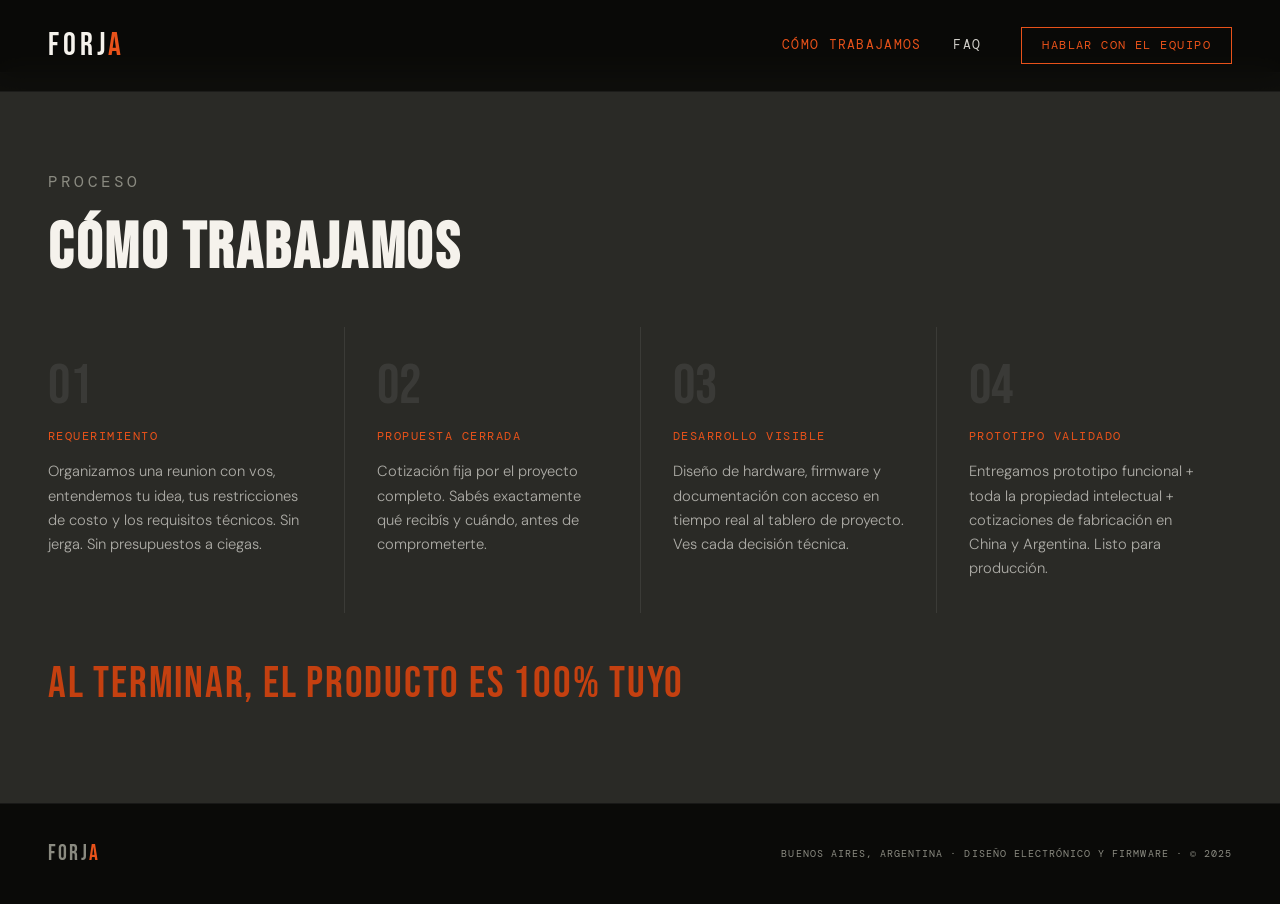
<file: como-trabajamos.html>
<!DOCTYPE html>
<html lang="es">
<head>
<!-- Google tag (gtag.js) -->
<script async src="https://www.googletagmanager.com/gtag/js?id=AW-18182115416"></script>
<script>
  window.dataLayer = window.dataLayer || [];
  function gtag(){dataLayer.push(arguments);}
  gtag('js', new Date());

  gtag('config', 'AW-18182115416');
</script>
<meta charset="UTF-8">
<meta name="viewport" content="width=device-width, initial-scale=1.0">
<title>Cómo trabajamos — FORJA</title>
<link rel="preconnect" href="https://fonts.googleapis.com">
<link href="https://fonts.googleapis.com/css2?family=Bebas+Neue&family=DM+Sans:wght@300;400;500&family=DM+Mono:wght@400;500&display=swap" rel="stylesheet">
<link rel="stylesheet" href="css/site.css">
</head>
<body>

<nav>
  <a href="index.html" class="nav-logo">FORJ<span>A</span></a>
  <div class="nav-right">
    <div class="nav-links">
      <a href="como-trabajamos.html" class="nav-link nav-link--active">Cómo trabajamos</a>
      <a href="faq.html" class="nav-link">FAQ</a>
    </div>
    <a href="index.html#contacto" class="nav-cta">Hablar con el equipo</a>
  </div>
</nav>

<section class="how-section" style="margin-top: 4.5rem;">
  <div class="how-inner">
    <p class="section-label">Proceso</p>
    <h1 class="landing-intro-headline">Cómo trabajamos</h1>
    <div class="how-steps">
      <div class="how-step">
        <div class="step-num">01</div>
        <div class="step-title">Requerimiento</div>
        <div class="step-desc">Organizamos una reunion con vos, entendemos tu idea, tus restricciones de costo y los requisitos técnicos. Sin jerga. Sin presupuestos a ciegas.</div>
      </div>
      <div class="how-step">
        <div class="step-num">02</div>
        <div class="step-title">Propuesta cerrada</div>
        <div class="step-desc">Cotización fija por el proyecto completo. Sabés exactamente qué recibís y cuándo, antes de comprometerte.</div>
      </div>
      <div class="how-step">
        <div class="step-num">03</div>
        <div class="step-title">Desarrollo visible</div>
        <div class="step-desc">Diseño de hardware, firmware y documentación con acceso en tiempo real al tablero de proyecto. Ves cada decisión técnica.</div>
      </div>
      <div class="how-step">
        <div class="step-num">04</div>
        <div class="step-title">Prototipo validado</div>
        <div class="step-desc">Entregamos prototipo funcional + toda la propiedad intelectual + cotizaciones de fabricación en China y Argentina. Listo para producción.</div>
      </div>
    </div>
    <p class="how-tagline">Al terminar, el producto es 100% tuyo</p>
  </div>
</section>

<footer>
  <div class="footer-logo">FORJ<span>A</span></div>
  <div class="footer-text">Buenos Aires, Argentina · Diseño electrónico y firmware · © 2025</div>
</footer>

</body>
</html>
</file>
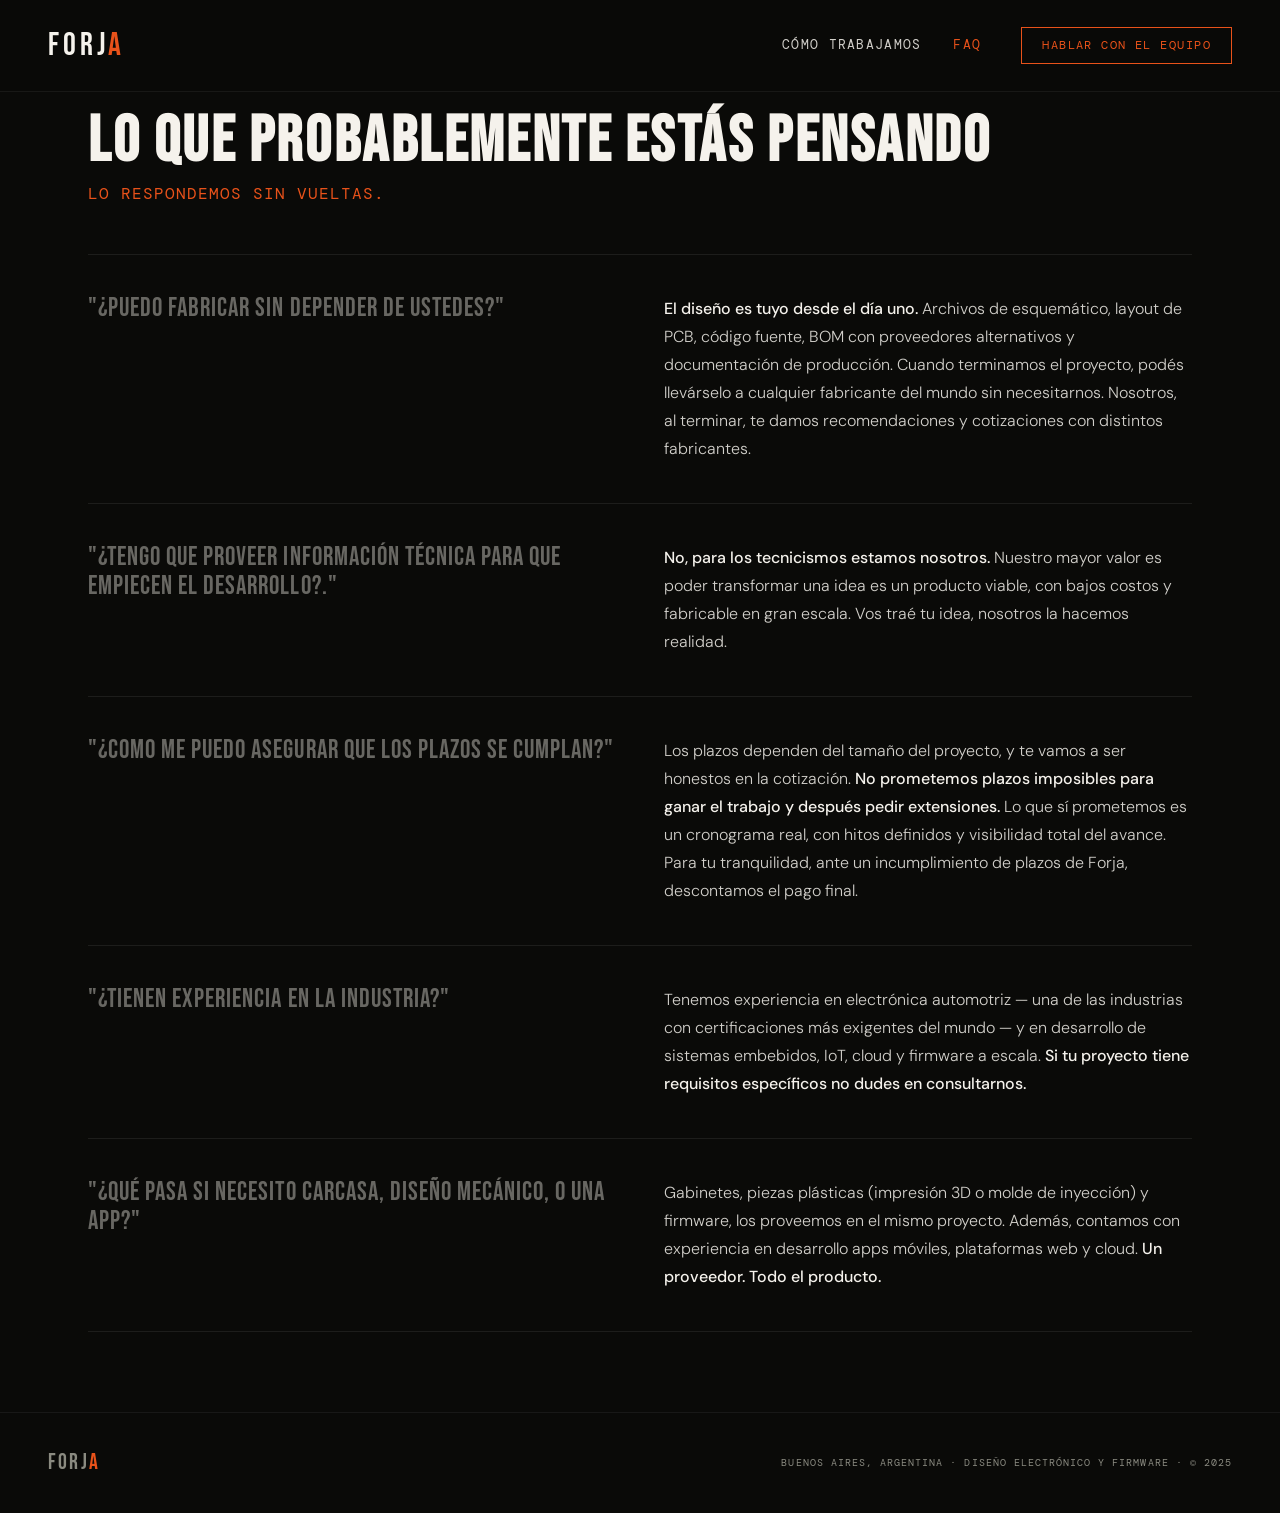
<file: faq.html>
<!DOCTYPE html>
<html lang="es">
<head>
<!-- Google tag (gtag.js) -->
<script async src="https://www.googletagmanager.com/gtag/js?id=AW-18182115416"></script>
<script>
  window.dataLayer = window.dataLayer || [];
  function gtag(){dataLayer.push(arguments);}
  gtag('js', new Date());

  gtag('config', 'AW-18182115416');
</script>
<meta charset="UTF-8">
<meta name="viewport" content="width=device-width, initial-scale=1.0">
<title>FAQ — FORJA</title>
<link rel="preconnect" href="https://fonts.googleapis.com">
<link href="https://fonts.googleapis.com/css2?family=Bebas+Neue&family=DM+Sans:wght@300;400;500&family=DM+Mono:wght@400;500&display=swap" rel="stylesheet">
<link rel="stylesheet" href="css/site.css">
</head>
<body>

<nav>
  <a href="index.html" class="nav-logo">FORJ<span>A</span></a>
  <div class="nav-right">
    <div class="nav-links">
      <a href="como-trabajamos.html" class="nav-link">Cómo trabajamos</a>
      <a href="faq.html" class="nav-link nav-link--active">FAQ</a>
    </div>
    <a href="index.html#contacto" class="nav-cta">Hablar con el equipo</a>
  </div>
</nav>

<main class="subpage">
  <h1 class="landing-intro-headline">Lo que probablemente estás pensando</h1>
  <p class="objections-subtitle">Lo respondemos sin vueltas.</p>

  <div class="objection-item">
    <div class="objection-q">"¿Puedo fabricar sin depender de ustedes?"</div>
    <div class="objection-a">
      <strong>El diseño es tuyo desde el día uno.</strong> Archivos de esquemático, layout de PCB, código fuente, BOM con proveedores alternativos y documentación de producción. Cuando terminamos el proyecto, podés llevárselo a cualquier fabricante del mundo sin necesitarnos. Nosotros, al terminar, te damos recomendaciones y cotizaciones con distintos fabricantes.
    </div>
  </div>

  <div class="objection-item">
    <div class="objection-q">"¿Tengo que proveer información técnica para que empiecen el desarrollo?."</div>
    <div class="objection-a">
      <strong>No, para los tecnicismos estamos nosotros.</strong> Nuestro mayor valor es poder transformar una idea es un producto viable, con bajos costos y fabricable en gran escala. Vos traé tu idea, nosotros la hacemos realidad.
    </div>
  </div>

  <div class="objection-item">
    <div class="objection-q">"¿Como me puedo asegurar que los plazos se cumplan?"</div>
    <div class="objection-a">
      Los plazos dependen del tamaño del proyecto, y te vamos a ser honestos en la cotización. <strong>No prometemos plazos imposibles para ganar el trabajo y después pedir extensiones.</strong> Lo que sí prometemos es un cronograma real, con hitos definidos y visibilidad total del avance. Para tu tranquilidad, ante un incumplimiento de plazos de Forja, descontamos el pago final.
    </div>
  </div>

  <div class="objection-item">
    <div class="objection-q">"¿Tienen experiencia en la industria?"</div>
    <div class="objection-a">
      Tenemos experiencia en electrónica automotriz — una de las industrias con certificaciones más exigentes del mundo — y en desarrollo de sistemas embebidos, IoT, cloud y firmware a escala. <strong>Si tu proyecto tiene requisitos específicos no dudes en consultarnos.</strong>
    </div>
  </div>

  <div class="objection-item">
    <div class="objection-q">"¿Qué pasa si necesito carcasa, diseño mecánico, o una app?"</div>
    <div class="objection-a">
      Gabinetes, piezas plásticas (impresión 3D o molde de inyección) y firmware, los proveemos en el mismo proyecto. Además, contamos con experiencia en desarrollo apps móviles, plataformas web y cloud. <strong>Un proveedor. Todo el producto.</strong>
    </div>
  </div>
</main>

<footer>
  <div class="footer-logo">FORJ<span>A</span></div>
  <div class="footer-text">Buenos Aires, Argentina · Diseño electrónico y firmware · © 2025</div>
</footer>

</body>
</html>
</file>
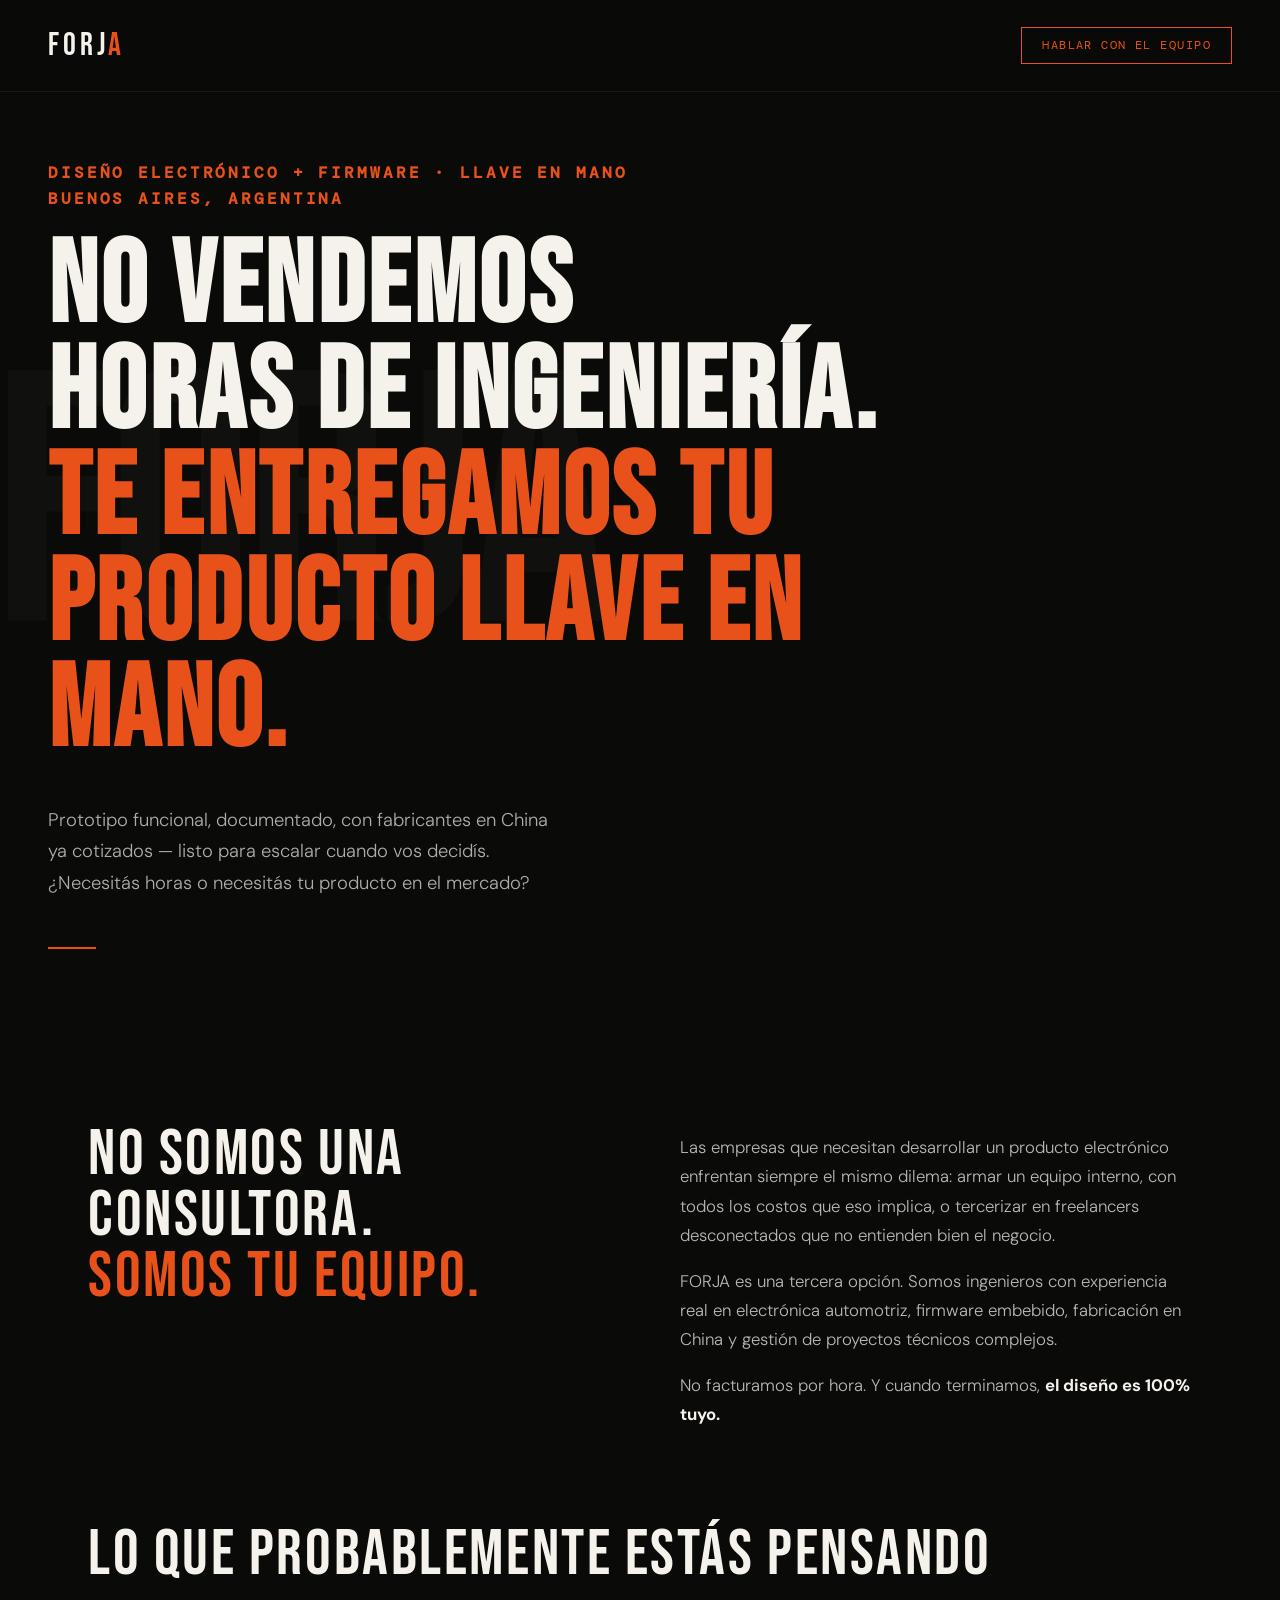
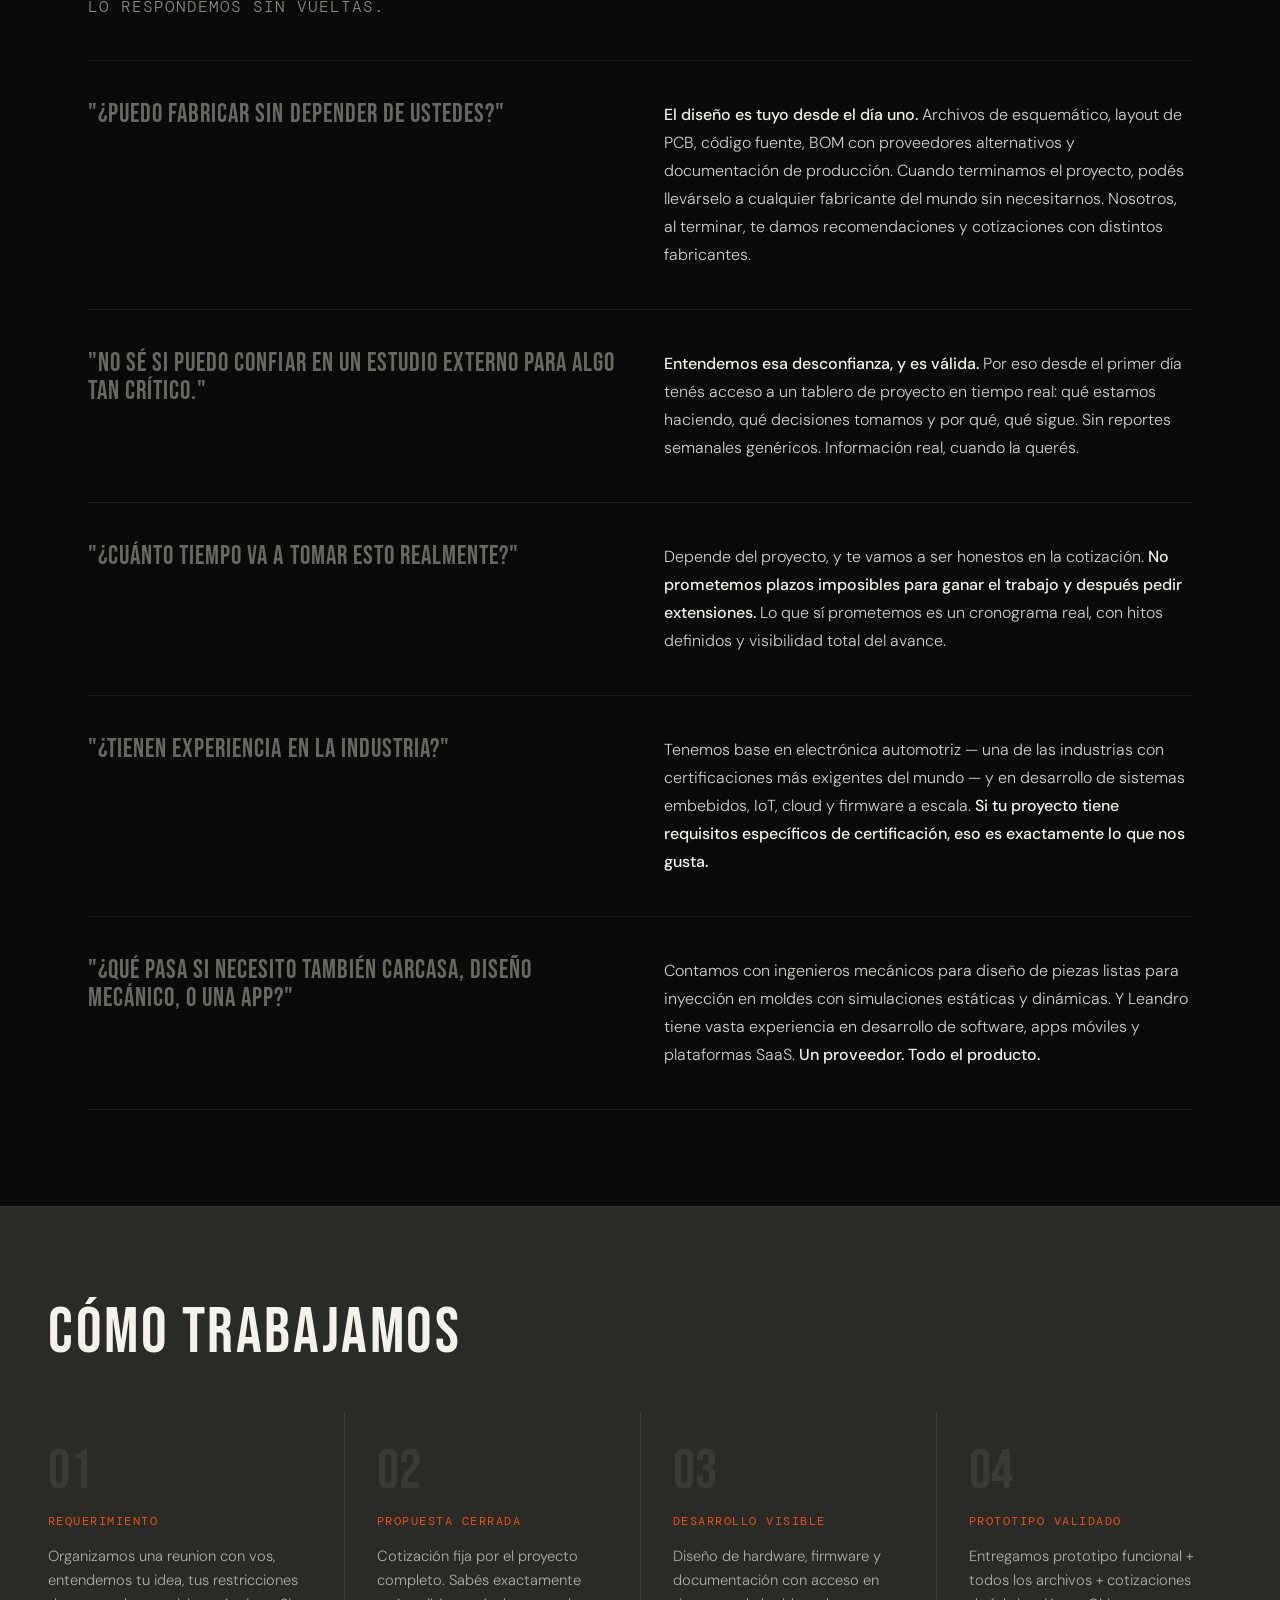
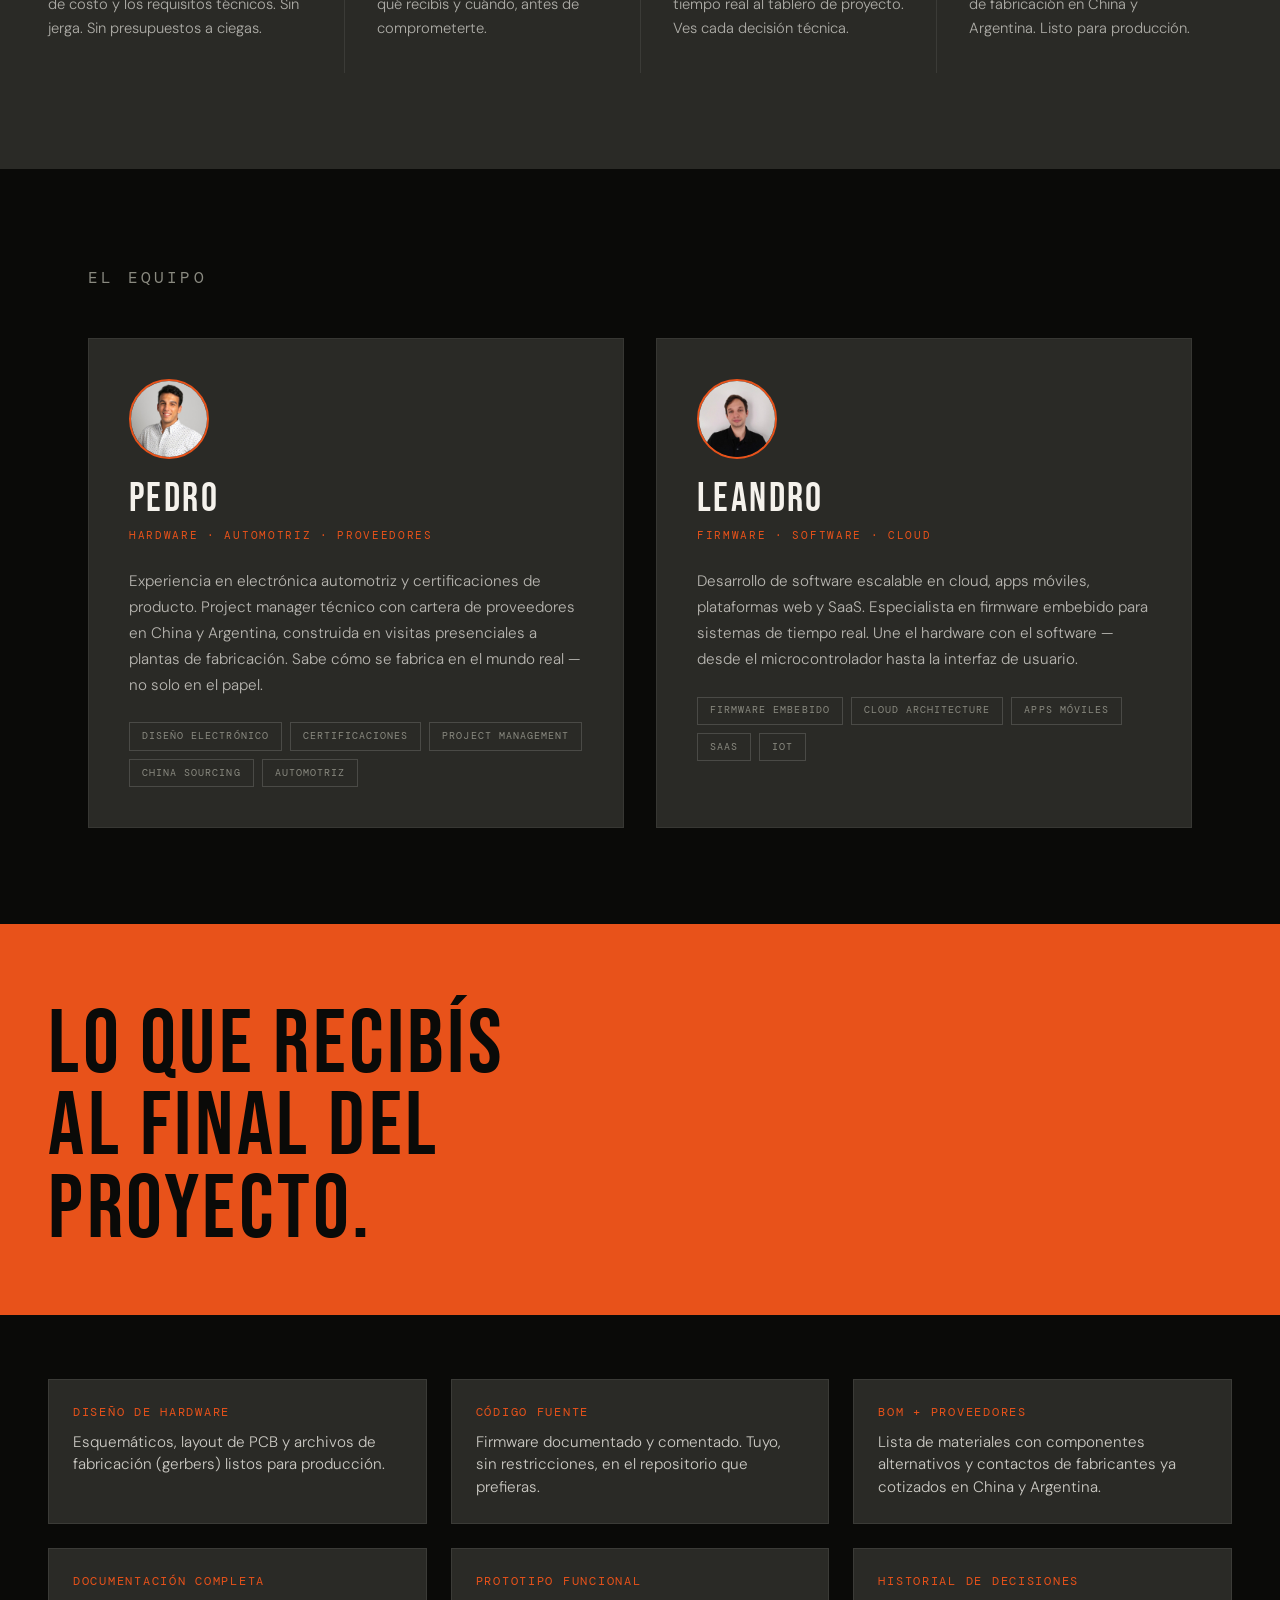
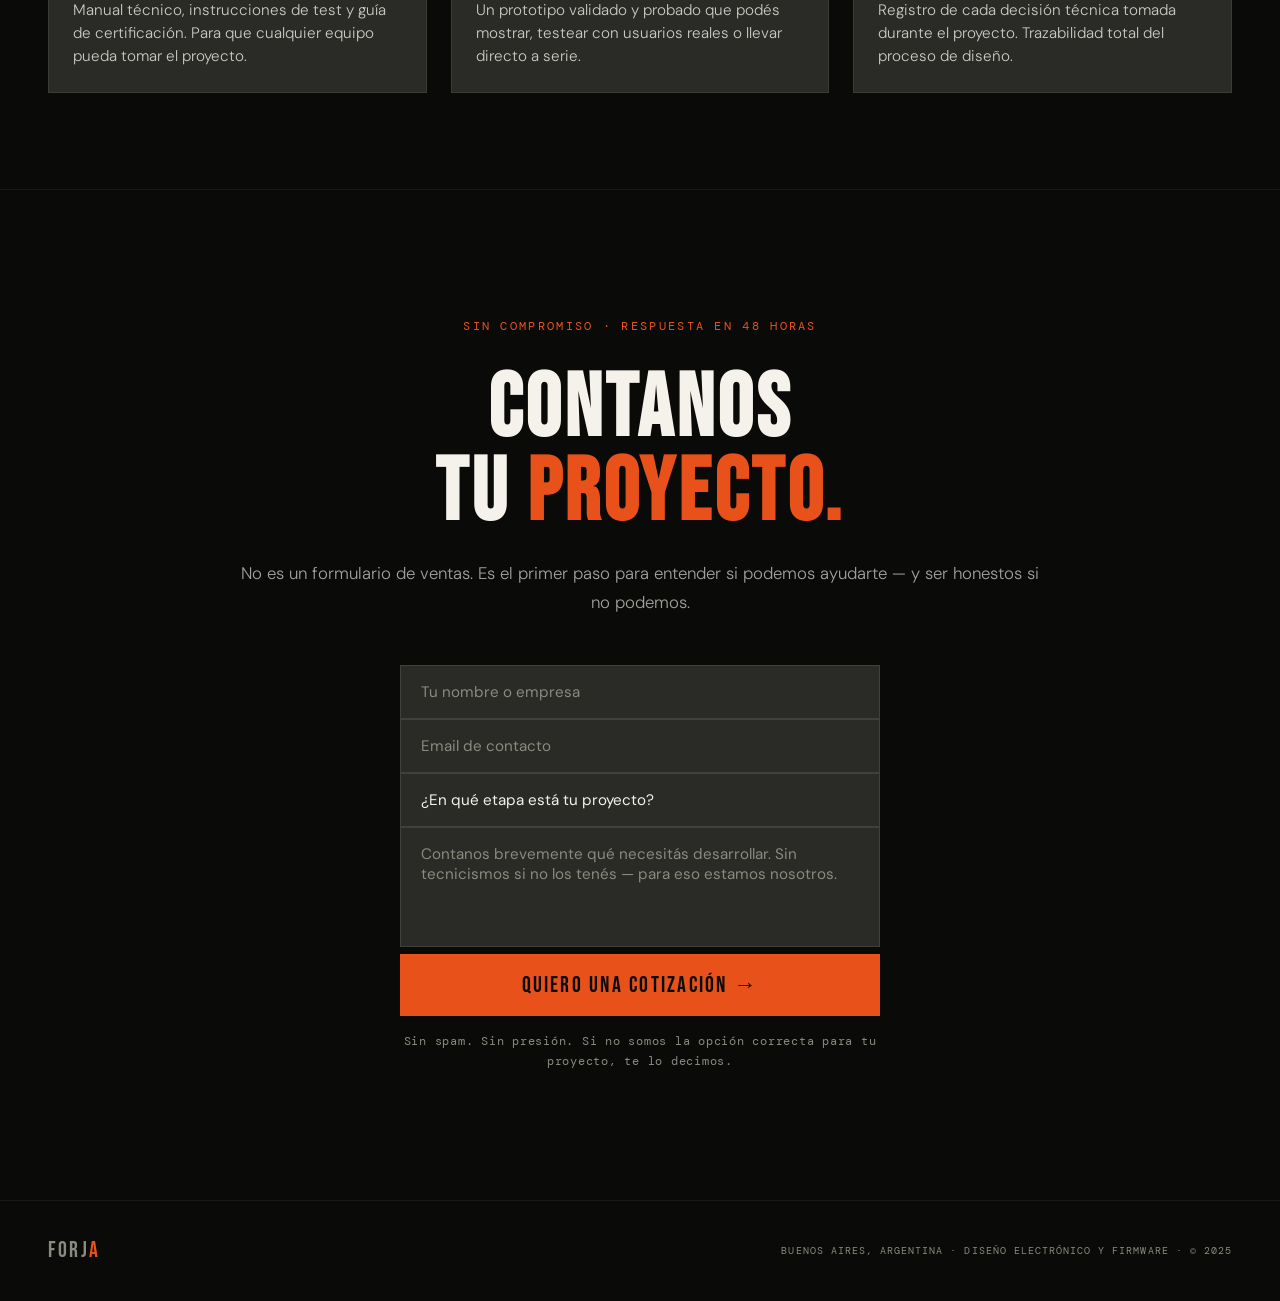
<file: landing rupturista.html>
<!DOCTYPE html>
<html lang="es">
<head>
<meta charset="UTF-8">
<meta name="viewport" content="width=device-width, initial-scale=1.0">
<title>FORJA — Tu producto electrónico, listo para producción</title>
<link rel="preconnect" href="https://fonts.googleapis.com">
<link href="https://fonts.googleapis.com/css2?family=Bebas+Neue&family=DM+Sans:wght@300;400;500&family=DM+Mono:wght@400;500&display=swap" rel="stylesheet">
<style>
  *, *::before, *::after { box-sizing: border-box; margin: 0; padding: 0; }

  :root {
    --black: #0A0A08;
    --white: #F5F2EC;
    --orange: #E8521A;
    --orange-dim: #C44010;
    --gray: #2A2A26;
    --gray-light: #3E3E38;
    --muted: #8A8A80;
    --font-display: 'Bebas Neue', sans-serif;
    --font-body: 'DM Sans', sans-serif;
    --font-mono: 'DM Mono', monospace;
  }

  html { scroll-behavior: smooth; }

  body {
    background: var(--black);
    color: var(--white);
    font-family: var(--font-body);
    font-size: 16px;
    line-height: 1.6;
    overflow-x: hidden;
  }

  /* Limitar ancho máximo del contenido en pantallas muy anchas */
  .hero, .how-section, .deliver-section, .deliver-grid-section, .hooks-section {
    max-width: 100%;
  }

  .hero-content-wrap {
    max-width: 1400px;
    margin: 0 auto;
    width: 100%;
  }

  /* NAV */
  nav {
    position: fixed;
    top: 0; left: 0; right: 0;
    z-index: 100;
    display: flex;
    justify-content: space-between;
    align-items: center;
    padding: 1.25rem 3rem;
    background: rgba(10,10,8,0.85);
    backdrop-filter: blur(12px);
    border-bottom: 1px solid rgba(255,255,255,0.06);
  }

  .nav-logo {
    font-family: var(--font-display);
    font-size: 2rem;
    letter-spacing: 0.12em;
    color: var(--white);
  }

  .nav-logo span { color: var(--orange); }

  .nav-cta {
    font-family: var(--font-mono);
    font-size: 0.75rem;
    letter-spacing: 0.12em;
    text-transform: uppercase;
    color: var(--orange);
    border: 1px solid var(--orange);
    padding: 0.5rem 1.25rem;
    text-decoration: none;
    transition: background 0.2s, color 0.2s;
  }

  .nav-cta:hover { background: var(--orange); color: var(--black); }

  /* HERO */
  .hero {
    min-height: 100vh;
    display: flex;
    flex-direction: column;
    justify-content: flex-end;
    padding: 0 3rem 5rem;
    padding-top: max(5rem, 80px);
    position: relative;
    overflow: hidden;
  }

  .hero-bg-text {
    position: absolute;
    top: 50%;
    left: -0.02em;
    transform: translateY(-50%);
    font-family: var(--font-display);
    font-size: clamp(14rem, 28vw, 28rem);
    color: rgba(255,255,255,0.025);
    pointer-events: none;
    letter-spacing: -0.02em;
    line-height: 1;
    user-select: none;
  }

  .hero-tag {
    font-family: var(--font-mono);
    font-size: 1rem;
    letter-spacing: 0.18em;
    text-transform: uppercase;
    color: var(--orange);
    margin-bottom: 1.5rem;
    opacity: 0;
    animation: fadeUp 0.6s 0.2s forwards;
  }

  .hero-headline {
    font-family: var(--font-display);
    font-size: clamp(3.5rem, 9vw, 8rem);
    line-height: 0.92;
    letter-spacing: 0.03em;
    max-width: 900px;
    opacity: 0;
    animation: fadeUp 0.7s 0.4s forwards;
  }

  .hero-headline em {
    font-style: normal;
    color: var(--orange);
  }

  .hero-sub {
    margin-top: 2.5rem;
    font-size: 1.15rem;
    font-weight: 300;
    color: rgba(245,242,236,0.7);
    max-width: 520px;
    line-height: 1.7;
    opacity: 0;
    animation: fadeUp 0.7s 0.6s forwards;
  }

  .hero-divider {
    margin-top: 3rem;
    width: 48px;
    height: 2px;
    background: var(--orange);
    opacity: 0;
    animation: fadeUp 0.5s 0.8s forwards;
  }

  /* HOOKS / ADS */
  .hooks-section {
    background: var(--gray);
    padding: 5rem 3rem;
    border-top: 1px solid rgba(255,255,255,0.06);
  }

  .section-label {
    font-family: var(--font-mono);
    font-size: 1rem;
    letter-spacing: 0.2em;
    text-transform: uppercase;
    color: var(--muted);
    margin-bottom: 3rem;
  }

  .hooks-grid {
    display: grid;
    grid-template-columns: repeat(auto-fit, minmax(280px, 1fr));
    gap: 1.5rem;
  }

  .hook-card {
    background: var(--black);
    border: 1px solid rgba(255,255,255,0.08);
    padding: 2rem;
    position: relative;
    overflow: hidden;
    transition: border-color 0.2s;
  }

  .hook-card::before {
    content: '';
    position: absolute;
    top: 0; left: 0;
    width: 3px;
    height: 100%;
    background: var(--orange);
  }

  .hook-card:hover { border-color: rgba(232,82,26,0.4); }

  .hook-format {
    font-family: var(--font-mono);
    font-size: 0.65rem;
    letter-spacing: 0.15em;
    text-transform: uppercase;
    color: var(--orange);
    margin-bottom: 1rem;
  }

  .hook-text {
    font-size: 1.05rem;
    font-weight: 400;
    line-height: 1.55;
    color: var(--white);
  }

  .hook-text strong {
    color: var(--orange);
    font-weight: 500;
  }

  /* LANDING */
  .landing-section {
    padding: 6rem 3rem;
    max-width: 1200px;
    margin: 0 auto;
  }

  .landing-intro {
    display: grid;
    grid-template-columns: 1fr 1fr;
    gap: 5rem;
    align-items: start;
    margin-bottom: 6rem;
  }

  .landing-intro-headline {
    font-family: var(--font-display);
    font-size: clamp(2.5rem, 5vw, 4rem);
    line-height: 0.95;
    letter-spacing: 0.04em;
  }

  .landing-intro-headline em {
    font-style: normal;
    color: var(--orange);
  }

  .landing-intro-body {
    padding-top: 0.5rem;
    color: rgba(245,242,236,0.75);
    font-size: 1.05rem;
    font-weight: 300;
    line-height: 1.75;
  }

  /* OBJECTIONS */
  .objections-title {
    font-family: var(--font-display);
    font-size: clamp(2rem, 4vw, 3rem);
    letter-spacing: 0.05em;
    margin-bottom: 0.5rem;
    color: var(--muted);
  }

  .objections-title span { color: var(--white); }

  .objections-subtitle {
    font-size: 1rem;
    color: var(--muted);
    margin-bottom: 3rem;
    font-weight: 300;
  }

  .objection-item {
    border-top: 1px solid rgba(255,255,255,0.08);
    padding: 2.5rem 0;
    display: grid;
    grid-template-columns: 1fr 1fr;
    gap: 3rem;
    align-items: start;
  }

  .objection-item:last-child { border-bottom: 1px solid rgba(255,255,255,0.08); }

  .objection-q {
    font-family: var(--font-display);
    font-size: 1.6rem;
    letter-spacing: 0.04em;
    line-height: 1.1;
    color: rgba(245,242,236,0.4);
  }
  .objections-title {
  font-family: var(--font-display); /* Usa Bebas Neue */
  font-size: clamp(2.5rem, 6vw, 4.5rem); /* Se agranda masivamente según la pantalla */
  line-height: 0.95;
  text-transform: uppercase;
  color: var(--white);
  margin-top: 6rem; /* Le da espacio respecto al texto anterior */
  margin-bottom: 0.5rem;
  letter-spacing: -0.5px;
}

.objections-subtitle {
  font-family: var(--font-mono); /* Estilo código/comentario */
  color: var(--orange);
  font-size: 1rem;
  text-transform: uppercase;
  letter-spacing: 1px;
  margin-bottom: 3rem; /* Espacio antes de que empiecen las preguntas */
}

  .objection-a {
    font-size: 1rem;
    font-weight: 300;
    line-height: 1.75;
    color: rgba(245,242,236,0.85);
  }

  .objection-a strong {
    color: var(--white);
    font-weight: 500;
  }

  /* HOW IT WORKS */
  .how-section {
    background: var(--gray);
    padding: 6rem 3rem;
    border-top: 1px solid rgba(255,255,255,0.06);
  }

  .how-inner {
    max-width: 1200px;
    margin: 0 auto;
  }

  .how-steps {
    display: grid;
    grid-template-columns: repeat(auto-fit, minmax(200px, 1fr));
    gap: 0;
    margin-top: 3rem;
  }

  .how-step {
    padding: 2rem;
    border-left: 1px solid rgba(255,255,255,0.08);
    position: relative;
  }

  .how-step:first-child { border-left: none; padding-left: 0; }

  .step-num {
    font-family: var(--font-display);
    font-size: 3.5rem;
    color: rgba(255,255,255,0.08);
    line-height: 1;
    margin-bottom: 0.75rem;
  }

  .step-title {
    font-family: var(--font-mono);
    font-size: 0.78rem;
    letter-spacing: 0.12em;
    text-transform: uppercase;
    color: var(--orange);
    margin-bottom: 0.75rem;
  }

  .step-desc {
    font-size: 0.92rem;
    font-weight: 300;
    color: rgba(245,242,236,0.65);
    line-height: 1.65;
  }

  /* TEAM */
  .team-section {
    padding: 6rem 3rem;
    max-width: 1200px;
    margin: 0 auto;
  }

  .team-grid {
    display: grid;
    grid-template-columns: 1fr 1fr;
    gap: 2rem;
    margin-top: 3rem;
  }

  .team-card {
    background: var(--gray);
    border: 1px solid rgba(255,255,255,0.06);
    padding: 2.5rem;
    position: relative;
  }

  .team-name {
    font-family: var(--font-display);
    font-size: 2.5rem;
    letter-spacing: 0.06em;
    line-height: 1;
    margin-bottom: 0.5rem;
  }

  .team-role {
    font-family: var(--font-mono);
    font-size: 0.7rem;
    letter-spacing: 0.15em;
    text-transform: uppercase;
    color: var(--orange);
    margin-bottom: 1.5rem;
  }

  .team-bio {
    font-size: 0.95rem;
    font-weight: 300;
    color: rgba(245,242,236,0.7);
    line-height: 1.7;
  }

  .team-tags {
    display: flex;
    flex-wrap: wrap;
    gap: 0.5rem;
    margin-top: 1.5rem;
  }

  .tag {
    font-family: var(--font-mono);
    font-size: 0.65rem;
    letter-spacing: 0.1em;
    text-transform: uppercase;
    border: 1px solid rgba(255,255,255,0.15);
    padding: 0.3rem 0.75rem;
    color: var(--muted);
  }

  /* DELIVERABLES */
  .deliver-section {
    background: var(--orange);
    padding: 5rem 3rem 4rem;
  }

  .deliver-grid-section {
    background: var(--black);
    padding: 4rem 3rem 6rem;
    border-bottom: 1px solid rgba(255,255,255,0.06);
  }

  .deliver-inner {
    max-width: 1200px;
    margin: 0 auto;
  }

  .deliver-headline {
    font-family: var(--font-display);
    font-size: clamp(3rem, 7vw, 6rem);
    line-height: 0.92;
    letter-spacing: 0.04em;
    color: var(--black);
  }

  .deliver-list {
    display: grid;
    grid-template-columns: repeat(3, 1fr);
    gap: 1.5rem;
  }

  .deliver-item {
    background: var(--gray);
    padding: 1.5rem;
    border: 1px solid rgba(255,255,255,0.08);
  }

  .deliver-item-title {
    font-family: var(--font-mono);
    font-size: 0.72rem;
    letter-spacing: 0.15em;
    text-transform: uppercase;
    color: var(--orange);
    margin-bottom: 0.5rem;
  }

  .deliver-item-text {
    font-size: 0.95rem;
    font-weight: 300;
    color: rgba(245,242,236,0.8);
    line-height: 1.5;
  }

  /* CTA */
  .cta-section {
    padding: 8rem 3rem;
    max-width: 900px;
    margin: 0 auto;
    text-align: center;
  }

  .cta-eyebrow {
    font-family: var(--font-mono);
    font-size: 0.72rem;
    letter-spacing: 0.2em;
    text-transform: uppercase;
    color: var(--orange);
    margin-bottom: 2rem;
  }

  .cta-headline {
    font-family: var(--font-display);
    font-size: clamp(3rem, 7vw, 5.5rem);
    line-height: 0.95;
    letter-spacing: 0.04em;
    margin-bottom: 1.5rem;
  }

  .cta-headline em {
    font-style: normal;
    color: var(--orange);
  }

  .cta-sub {
    font-size: 1.05rem;
    font-weight: 300;
    color: rgba(245,242,236,0.65);
    margin-bottom: 3rem;
    line-height: 1.7;
  }

  .cta-form {
    display: flex;
    flex-direction: column;
    gap: 1rem;
    max-width: 480px;
    margin: 0 auto;
  }

  .cta-form input,
  .cta-form select,
  .cta-form textarea {
    background: var(--gray);
    border: 1px solid rgba(255,255,255,0.1);
    color: var(--white);
    padding: 1rem 1.25rem;
    font-family: var(--font-body);
    font-size: 0.95rem;
    width: 100%;
    outline: none;
    transition: border-color 0.2s;
    -webkit-appearance: none;
  }

  .cta-form input::placeholder,
  .cta-form textarea::placeholder { color: var(--muted); }

  .cta-form input:focus,
  .cta-form select:focus,
  .cta-form textarea:focus { border-color: var(--orange); }

  .cta-form select option { background: var(--gray); }

  .cta-form textarea { height: 120px; resize: none; }

  .cta-btn {
    background: var(--orange);
    color: var(--black);
    border: none;
    padding: 1.1rem 2rem;
    font-family: var(--font-display);
    font-size: 1.4rem;
    letter-spacing: 0.1em;
    cursor: pointer;
    width: 100%;
    transition: background 0.2s;
  }

  .cta-btn:hover { background: var(--orange-dim); }

  .cta-disclaimer {
    margin-top: 1rem;
    font-size: 0.78rem;
    color: var(--muted);
    font-family: var(--font-mono);
    letter-spacing: 0.06em;
  }

  /* FOOTER */
  footer {
    border-top: 1px solid rgba(255,255,255,0.06);
    padding: 2rem 3rem;
    display: flex;
    justify-content: space-between;
    align-items: center;
  }

  .footer-logo {
    font-family: var(--font-display);
    font-size: 1.4rem;
    letter-spacing: 0.1em;
    color: var(--muted);
  }

  .footer-logo span { color: var(--orange); }

  .footer-text {
    font-family: var(--font-mono);
    font-size: 0.65rem;
    letter-spacing: 0.1em;
    text-transform: uppercase;
    color: var(--muted);
  }


  /* TEAM PHOTOS */
  .team-photo-wrap {
    width: 80px;
    height: 80px;
    border-radius: 50%;
    overflow: hidden;
    margin-bottom: 1.25rem;
    border: 2px solid var(--orange);
  }

  .team-photo {
    width: 100%;
    height: 100%;
    object-fit: cover;
    object-position: center top;
  }

  /* OBJECTIONS subtitle fix */
  .objections-subtitle {
    font-size: 1rem;
    color: var(--muted);
    margin-bottom: 2.5rem;
    font-weight: 300;
  }

  @keyframes fadeUp {
    from { opacity: 0; transform: translateY(24px); }
    to { opacity: 1; transform: translateY(0); }
  }

  @media (max-width: 768px) {
    nav { padding: 1rem 1.5rem; }
    /* Hero mobile: padding-top cubre el nav fijo (~64px) */
    .hero {
      padding: 0 1.25rem 3.5rem;
      padding-top: 80px;
    }
    .hero-tag { font-size: 0.65rem; letter-spacing: 0.1em; }
    .hero-sub { font-size: 1rem; margin-top: 1.5rem; }
    .hooks-section, .landing-section, .team-section, .deliver-section, .cta-section { padding: 3.5rem 1.25rem; }
    .how-section { padding: 3.5rem 1.25rem; }
    .how-steps { grid-template-columns: 1fr 1fr; }
    .how-step { padding: 1.25rem; }
    .how-step:first-child { padding-left: 1.25rem; border-left: none; }
    .landing-intro { grid-template-columns: 1fr; gap: 2rem; }
    .objection-item { grid-template-columns: 1fr; gap: 1rem; }
    .team-grid { grid-template-columns: 1fr; }
    /* GRILLA DELIVERABLES: 1 columna en mobile */
    .deliver-list { grid-template-columns: 1fr; }
    .deliver-grid-section { padding: 2.5rem 1.25rem 4rem; }
    .deliver-section { padding: 3rem 1.25rem 2.5rem; }
    footer { flex-direction: column; gap: 1rem; text-align: center; }
    .cta-section { padding: 4rem 1.25rem; }
  }

  @media (min-width: 769px) and (max-width: 1024px) {
    /* Tablet: grilla 2 columnas para deliverables */
    .deliver-list { grid-template-columns: repeat(2, 1fr); }
    .how-steps { grid-template-columns: repeat(2, 1fr); }
    .how-step:nth-child(3) { border-left: none; }
  }

  @media (min-width: 1600px) {
    /* Pantallas muy anchas: limitar padding lateral del hero y secciones */
    .hero { padding-left: calc((100vw - 1400px) / 2); padding-right: calc((100vw - 1400px) / 2); }
    .how-section > .how-inner,
    .deliver-inner { max-width: 1400px; }
  }
</style>
</head>
<body>

<!-- NAV -->
<nav>
  <div class="nav-logo">FORJ<span>A</span></div>
  <a href="#contacto" class="nav-cta">Hablar con el equipo</a>
</nav>

<!-- HERO -->
<section class="hero">
  <div style="flex: 1; min-height: 80px;"></div>
  <div class="hero-bg-text">FORJA</div>
  <div class="hero-content-wrap">
    <h1 class="hero-tag">Diseño electrónico + Firmware · Llave en mano<br>Buenos Aires, Argentina</h1>
    <h1 class="hero-headline">
      No vendemos<br>horas de ingeniería.<br><em>Te entregamos tu producto llave en mano.</em>
    </h1>
    <p class="hero-sub">
      Prototipo funcional, documentado, con fabricantes en China ya cotizados — listo para escalar cuando vos decidís. ¿Necesitás horas o necesitás tu producto en el mercado?
    </p>
    <div class="hero-divider"></div>
  </div>
</section>


<!-- LANDING — INTRO -->
<section class="landing-section">
  <div class="landing-intro">
    <div class="landing-intro-headline">
      No somos una<br>consultora.<br><em>Somos tu equipo.</em>
    </div>
    <div class="landing-intro-body">
      <p style="margin-bottom: 1rem;">Las empresas que necesitan desarrollar un producto electrónico enfrentan siempre el mismo dilema: armar un equipo interno, con todos los costos que eso implica, o tercerizar en freelancers desconectados que no entienden bien el negocio.</p>
      <p style="margin-bottom: 1rem;">FORJA es una tercera opción. Somos ingenieros con experiencia real en electrónica automotriz, firmware embebido, fabricación en China y gestión de proyectos técnicos complejos.</p>
      <p>No facturamos por hora. Y cuando terminamos, <strong style="color: var(--white);">el diseño es 100% tuyo.</strong></p>
    </div>
  </div>

  <!-- OBJECTIONS -->
  <p class="landing-intro-headline" style="margin-bottom: 0.5rem;">Lo que probablemente estás pensando</p>
  <p class="objections-subtitle">Lo respondemos sin vueltas.</p>

  <div class="objection-item">
    <div class="objection-q">"¿Puedo fabricar sin depender de ustedes?"</div>
    <div class="objection-a">
      <strong>El diseño es tuyo desde el día uno.</strong> Archivos de esquemático, layout de PCB, código fuente, BOM con proveedores alternativos y documentación de producción. Cuando terminamos el proyecto, podés llevárselo a cualquier fabricante del mundo sin necesitarnos. Nosotros, al terminar, te damos recomendaciones y cotizaciones con distintos fabricantes.
    </div>
  </div>

  <div class="objection-item">
    <div class="objection-q">"No sé si puedo confiar en un estudio externo para algo tan crítico."</div>
    <div class="objection-a">
      <strong>Entendemos esa desconfianza, y es válida.</strong> Por eso desde el primer día tenés acceso a un tablero de proyecto en tiempo real: qué estamos haciendo, qué decisiones tomamos y por qué, qué sigue. Sin reportes semanales genéricos. Información real, cuando la querés.
    </div>
  </div>

  <div class="objection-item">
    <div class="objection-q">"¿Cuánto tiempo va a tomar esto realmente?"</div>
    <div class="objection-a">
      Depende del proyecto, y te vamos a ser honestos en la cotización. <strong>No prometemos plazos imposibles para ganar el trabajo y después pedir extensiones.</strong> Lo que sí prometemos es un cronograma real, con hitos definidos y visibilidad total del avance.
    </div>
  </div>

  <div class="objection-item">
    <div class="objection-q">"¿Tienen experiencia en la industria?"</div>
    <div class="objection-a">
      Tenemos base en electrónica automotriz — una de las industrias con certificaciones más exigentes del mundo — y en desarrollo de sistemas embebidos, IoT, cloud y firmware a escala. <strong>Si tu proyecto tiene requisitos específicos de certificación, eso es exactamente lo que nos gusta.</strong>
    </div>
  </div>

  <div class="objection-item">
    <div class="objection-q">"¿Qué pasa si necesito también carcasa, diseño mecánico, o una app?"</div>
    <div class="objection-a">
      Contamos con ingenieros mecánicos para diseño de piezas listas para inyección en moldes con simulaciones estáticas y dinámicas. Y Leandro tiene vasta experiencia en desarrollo de software, apps móviles y plataformas SaaS. <strong>Un proveedor. Todo el producto.</strong>
    </div>
  </div>
</section>

<!-- HOW IT WORKS -->
<section class="how-section">
  <div class="how-inner">
    <p class="landing-intro-headline">Cómo trabajamos</p>
    <div class="how-steps">
      <div class="how-step">
        <div class="step-num">01</div>
        <div class="step-title">Requerimiento</div>
        <div class="step-desc">Organizamos una reunion con vos, entendemos tu idea, tus restricciones de costo y los requisitos técnicos. Sin jerga. Sin presupuestos a ciegas.</div>
      </div>
      <div class="how-step">
        <div class="step-num">02</div>
        <div class="step-title">Propuesta cerrada</div>
        <div class="step-desc">Cotización fija por el proyecto completo. Sabés exactamente qué recibís y cuándo, antes de comprometerte.</div>
      </div>
      <div class="how-step">
        <div class="step-num">03</div>
        <div class="step-title">Desarrollo visible</div>
        <div class="step-desc">Diseño de hardware, firmware y documentación con acceso en tiempo real al tablero de proyecto. Ves cada decisión técnica.</div>
      </div>
      <div class="how-step">
        <div class="step-num">04</div>
        <div class="step-title">Prototipo validado</div>
        <div class="step-desc">Entregamos prototipo funcional + todos los archivos + cotizaciones de fabricación en China y Argentina. Listo para producción.</div>
      </div>
    </div>
  </div>
</section>

<!-- TEAM -->
<section class="team-section">
  <p class="section-label">El equipo</p>
  <div class="team-grid">
    <div class="team-card">
      <div class="team-photo-wrap">
        <img src="[data-uri]" alt="Pedro" class="team-photo" />
      </div>
      <div class="team-name">PEDRO</div>
      <div class="team-role">Hardware · Automotriz · Proveedores</div>
      <div class="team-bio">Experiencia en electrónica automotriz y certificaciones de producto. Project manager técnico con cartera de proveedores en China y Argentina, construida en visitas presenciales a plantas de fabricación. Sabe cómo se fabrica en el mundo real — no solo en el papel.</div>
      <div class="team-tags">
        <span class="tag">Diseño electrónico</span>
        <span class="tag">Certificaciones</span>
        <span class="tag">Project management</span>
        <span class="tag">China sourcing</span>
        <span class="tag">Automotriz</span>
      </div>
    </div>
    <div class="team-card">
      <div class="team-photo-wrap">
        <img src="[data-uri]" alt="Leandro" class="team-photo" />
      </div>
      <div class="team-name">LEANDRO</div>
      <div class="team-role">Firmware · Software · Cloud</div>
      <div class="team-bio">Desarrollo de software escalable en cloud, apps móviles, plataformas web y SaaS. Especialista en firmware embebido para sistemas de tiempo real. Une el hardware con el software — desde el microcontrolador hasta la interfaz de usuario.</div>
      <div class="team-tags">
        <span class="tag">Firmware embebido</span>
        <span class="tag">Cloud architecture</span>
        <span class="tag">Apps móviles</span>
        <span class="tag">SaaS</span>
        <span class="tag">IoT</span>
      </div>
    </div>
  </div>
</section>

<!-- DELIVERABLES -->
<section class="deliver-section">
  <div class="deliver-inner">
    <div class="deliver-headline">Lo que recibís<br>al final del<br>proyecto.</div>
  </div>
</section>
<section class="deliver-grid-section">
  <div class="deliver-inner">
    <div class="deliver-list">
      <div class="deliver-item">
        <div class="deliver-item-title">Diseño de hardware</div>
        <div class="deliver-item-text">Esquemáticos, layout de PCB y archivos de fabricación (gerbers) listos para producción.</div>
      </div>
      <div class="deliver-item">
        <div class="deliver-item-title">Código fuente</div>
        <div class="deliver-item-text">Firmware documentado y comentado. Tuyo, sin restricciones, en el repositorio que prefieras.</div>
      </div>
      <div class="deliver-item">
        <div class="deliver-item-title">BOM + proveedores</div>
        <div class="deliver-item-text">Lista de materiales con componentes alternativos y contactos de fabricantes ya cotizados en China y Argentina.</div>
      </div>
      <div class="deliver-item">
        <div class="deliver-item-title">Documentación completa</div>
        <div class="deliver-item-text">Manual técnico, instrucciones de test y guía de certificación. Para que cualquier equipo pueda tomar el proyecto.</div>
      </div>
      <div class="deliver-item">
        <div class="deliver-item-title">Prototipo funcional</div>
        <div class="deliver-item-text">Un prototipo validado y probado que podés mostrar, testear con usuarios reales o llevar directo a serie.</div>
      </div>
      <div class="deliver-item">
        <div class="deliver-item-title">Historial de decisiones</div>
        <div class="deliver-item-text">Registro de cada decisión técnica tomada durante el proyecto. Trazabilidad total del proceso de diseño.</div>
      </div>
    </div>
  </div>
</section>

<!-- CTA -->
<section class="cta-section" id="contacto">
  <p class="cta-eyebrow">Sin compromiso · Respuesta en 48 horas</p>
  <h2 class="cta-headline">Contanos<br>tu <em>proyecto.</em></h2>
  <p class="cta-sub">
    No es un formulario de ventas. Es el primer paso para entender si podemos ayudarte — y ser honestos si no podemos.
  </p>

  <!-- ESTADO: formulario -->
  <div class="cta-form" id="form-wrap">
    <form id="cotizacion-form" action="https://api.web3forms.com/submit" method="POST">
      <!-- Web3Forms access key -->
      <input type="hidden" name="access_key" value="40df1b40-e11f-4e95-9086-8dc6dbabc27b">
      <!-- Asunto del mail que recibís -->
      <input type="hidden" name="subject" value="Nueva cotización desde FORJA">
      <!-- Redirigir a la misma página sin perder estado -->
      <input type="hidden" name="redirect" value="false">
      <!-- Honeypot anti-spam -->
      <input type="checkbox" name="botcheck" style="display:none;">

      <input type="text"  name="nombre"  placeholder="Tu nombre o empresa" required />
      <input type="email" name="email"   placeholder="Email de contacto" required />
      <select name="etapa" required>
        <option value="" disabled selected>¿En qué etapa está tu proyecto?</option>
        <option>Tengo una idea, nada más</option>
        <option>Tengo especificaciones técnicas</option>
        <option>Tengo un prototipo que necesita mejoras</option>
        <option>Tengo un producto que quiero llevar a producción</option>
        <option>Otros</option>
      </select>
      <textarea name="mensaje" placeholder="Contanos brevemente qué necesitás desarrollar. Sin tecnicismos si no los tenés — para eso estamos nosotros." required></textarea>
      <button type="submit" class="cta-btn" id="submit-btn">QUIERO UNA COTIZACIÓN →</button>
      <p class="cta-disclaimer">Sin spam. Sin presión. Si no somos la opción correcta para tu proyecto, te lo decimos.</p>
    </form>
  </div>

  <!-- ESTADO: éxito -->
  <div id="form-success" style="display:none; max-width:480px; margin:0 auto; text-align:center; padding: 3rem 0;">
    <div style="font-family: var(--font-display); font-size: 4rem; color: var(--orange); margin-bottom: 1rem;">✓</div>
    <p style="font-family: var(--font-display); font-size: 2rem; letter-spacing:0.05em; margin-bottom: 1rem;">MENSAJE RECIBIDO</p>
    <p style="font-size: 1rem; font-weight:300; color: rgba(245,242,236,0.7); line-height:1.7;">Te respondemos en menos de 48 horas. Revisá tu casilla — a veces cae en spam.</p>
  </div>

  <!-- ESTADO: error -->
  <div id="form-error" style="display:none; max-width:480px; margin:0 auto; text-align:center; padding: 1rem 0;">
    <p style="font-size:0.9rem; color:#ff6b6b; font-family: var(--font-mono); letter-spacing:0.05em;">Hubo un error al enviar. Intentá de nuevo o escribinos directamente a <a href="mailto:forja.electronica@gmail.com" style="color:var(--orange);">forja.electronica@gmail.com</a></p>
  </div>
</section>

<footer>
  <div class="footer-logo">FORJ<span>A</span></div>
  <div class="footer-text">Buenos Aires, Argentina · Diseño electrónico y firmware · © 2025</div>
</footer>

<!-- ═══════════════════════════════════════════════
     GOOGLE ANALYTICS 4
     1. Creá una cuenta en analytics.google.com
     2. Creá una propiedad, copiá tu Measurement ID (G-XXXXXXXXXX)
     3. Reemplazá G-XXXXXXXXXX en las dos líneas de abajo
     ═══════════════════════════════════════════════ -->
<script async src="https://www.googletagmanager.com/gtag/js?id=G-XXXXXXXXXX"></script>
<script>
  window.dataLayer = window.dataLayer || [];
  function gtag(){ dataLayer.push(arguments); }
  gtag('js', new Date());
  gtag('config', 'G-XXXXXXXXXX');
</script>

<!-- FORM HANDLER -->
<script>
  const form = document.getElementById('cotizacion-form');
  const btn  = document.getElementById('submit-btn');
  const wrap = document.getElementById('form-wrap');
  const ok   = document.getElementById('form-success');
  const err  = document.getElementById('form-error');

  form.addEventListener('submit', async function(e) {
    e.preventDefault();

    // Deshabilitar botón mientras envía
    btn.textContent = 'ENVIANDO...';
    btn.disabled = true;
    err.style.display = 'none';

    // Trackear click en GA4 (evento personalizado)
    if (typeof gtag !== 'undefined') {
      gtag('event', 'cotizacion_enviada', {
        event_category: 'formulario',
        event_label: 'cta_cotizacion'
      });
    }

    try {
      const data = new FormData(form);
      const res  = await fetch('https://api.web3forms.com/submit', {
        method: 'POST',
        body: data
      });
      const json = await res.json();

      if (json.success) {
        wrap.style.display = 'none';
        ok.style.display   = 'block';
      } else {
        throw new Error(json.message || 'Error desconocido');
      }
    } catch(e) {
      err.style.display  = 'block';
      btn.textContent    = 'QUIERO UNA COTIZACIÓN →';
      btn.disabled       = false;
    }
  });
</script>

</body>
</html>
</file>
<file: css/site.css>
*, *::before, *::after { box-sizing: border-box; margin: 0; padding: 0; }

:root {
  --black: #0A0A08;
  --white: #F5F2EC;
  --orange: #E8521A;
  --orange-dim: #C44010;
  --gray: #2A2A26;
  --muted: #8A8A80;
  --font-display: 'Bebas Neue', sans-serif;
  --font-body: 'DM Sans', sans-serif;
  --font-mono: 'DM Mono', monospace;
}

html { scroll-behavior: smooth; }

body {
  background: var(--black);
  color: var(--white);
  font-family: var(--font-body);
  font-size: 16px;
  line-height: 1.6;
}

nav {
  position: fixed;
  top: 0; left: 0; right: 0;
  z-index: 100;
  display: flex;
  align-items: center;
  gap: 1.5rem;
  padding: 1.25rem 3rem;
  background: rgba(10,10,8,0.85);
  backdrop-filter: blur(12px);
  border-bottom: 1px solid rgba(255,255,255,0.06);
}

.nav-right {
  display: flex;
  align-items: center;
  gap: 2.5rem;
  margin-left: auto;
}

.nav-logo {
  font-family: var(--font-display);
  font-size: 2rem;
  letter-spacing: 0.12em;
  color: var(--white);
  text-decoration: none;
  flex-shrink: 0;
}

.nav-logo span { color: var(--orange); }

.nav-links {
  display: flex;
  align-items: center;
  gap: 2rem;
}

.nav-link {
  font-family: var(--font-mono);
  font-size: 0.8rem;
  letter-spacing: 0.1em;
  text-transform: uppercase;
  color: rgba(245,242,236,0.85);
  text-decoration: none;
  transition: color 0.2s;
  white-space: nowrap;
}

.nav-link:hover,
.nav-link--active { color: var(--orange); }

.nav-cta {
  font-family: var(--font-mono);
  font-size: 0.75rem;
  letter-spacing: 0.12em;
  text-transform: uppercase;
  color: var(--orange);
  border: 1px solid var(--orange);
  padding: 0.5rem 1.25rem;
  text-decoration: none;
  transition: background 0.2s, color 0.2s;
  flex-shrink: 0;
}

.nav-cta:hover { background: var(--orange); color: var(--black); }

.subpage {
  padding: 7rem 3rem 5rem;
  max-width: 1200px;
  margin: 0 auto;
}

.section-label {
  font-family: var(--font-mono);
  font-size: 1rem;
  letter-spacing: 0.2em;
  text-transform: uppercase;
  color: var(--muted);
  margin-bottom: 1.5rem;
}

.landing-intro-headline {
  font-family: var(--font-display);
  font-size: clamp(2.5rem, 5vw, 4rem);
  line-height: 0.95;
  letter-spacing: 0.04em;
  margin-bottom: 0.5rem;
}

.objections-subtitle {
  font-family: var(--font-mono);
  color: var(--orange);
  font-size: 1rem;
  text-transform: uppercase;
  letter-spacing: 1px;
  margin-bottom: 3rem;
}

.objection-item {
  border-top: 1px solid rgba(255,255,255,0.08);
  padding: 2.5rem 0;
  display: grid;
  grid-template-columns: 1fr 1fr;
  gap: 3rem;
  align-items: start;
}

.objection-item:last-child { border-bottom: 1px solid rgba(255,255,255,0.08); }

.objection-q {
  font-family: var(--font-display);
  font-size: 1.6rem;
  letter-spacing: 0.04em;
  line-height: 1.1;
  color: rgba(245,242,236,0.4);
}

.objection-a {
  font-size: 1rem;
  font-weight: 300;
  line-height: 1.75;
  color: rgba(245,242,236,0.85);
}

.objection-a strong {
  color: var(--white);
  font-weight: 500;
}

.how-section {
  background: var(--gray);
  padding: 6rem 3rem;
  border-top: 1px solid rgba(255,255,255,0.06);
}

.how-inner {
  max-width: 1200px;
  margin: 0 auto;
}

.how-steps {
  display: grid;
  grid-template-columns: repeat(4, 1fr);
  gap: 0;
  margin-top: 3rem;
}

.how-step {
  padding: 2rem;
  border-left: 1px solid rgba(255,255,255,0.08);
}

.how-step:first-child { border-left: none; padding-left: 0; }

.how-tagline {
  font-family: var(--font-display);
  font-size: clamp(1.75rem, 3.5vw, 2.75rem);
  line-height: 1.05;
  letter-spacing: 0.04em;
  color: var(--orange-dim);
  margin-top: 3rem;
}

.step-num {
  font-family: var(--font-display);
  font-size: 3.5rem;
  color: rgba(255,255,255,0.08);
  line-height: 1;
  margin-bottom: 0.75rem;
}

.step-title {
  font-family: var(--font-mono);
  font-size: 0.78rem;
  letter-spacing: 0.12em;
  text-transform: uppercase;
  color: var(--orange);
  margin-bottom: 0.75rem;
}

.step-desc {
  font-size: 0.92rem;
  font-weight: 300;
  color: rgba(245,242,236,0.65);
  line-height: 1.65;
}

footer {
  border-top: 1px solid rgba(255,255,255,0.06);
  padding: 2rem 3rem;
  display: flex;
  justify-content: space-between;
  align-items: center;
}

.footer-logo {
  font-family: var(--font-display);
  font-size: 1.4rem;
  letter-spacing: 0.1em;
  color: var(--muted);
}

.footer-logo span { color: var(--orange); }

.footer-text {
  font-family: var(--font-mono);
  font-size: 0.65rem;
  letter-spacing: 0.1em;
  text-transform: uppercase;
  color: var(--muted);
}

@media (max-width: 768px) {
  nav { padding: 1rem 1.25rem; gap: 0.75rem; }
  .nav-right { gap: 1.25rem; }
  .nav-links { gap: 1.25rem; }
  .nav-link { font-size: 0.68rem; }
  .nav-cta { font-size: 0.65rem; padding: 0.45rem 0.85rem; }
  .subpage { padding: 5.5rem 1.25rem 3rem; }
  .how-section { padding: 3.5rem 1.25rem; }
  .how-steps { grid-template-columns: 1fr; }
  .how-step { border-left: none; padding: 1.25rem 0; }
  .how-step:first-child { padding-left: 0; }
  .objection-item { grid-template-columns: 1fr; gap: 1rem; }
  footer { flex-direction: column; gap: 1rem; text-align: center; }
}

@media (min-width: 769px) and (max-width: 1024px) {
  .how-steps { grid-template-columns: repeat(2, 1fr); }
  .how-step:nth-child(3) { border-left: none; }
}
</file>
